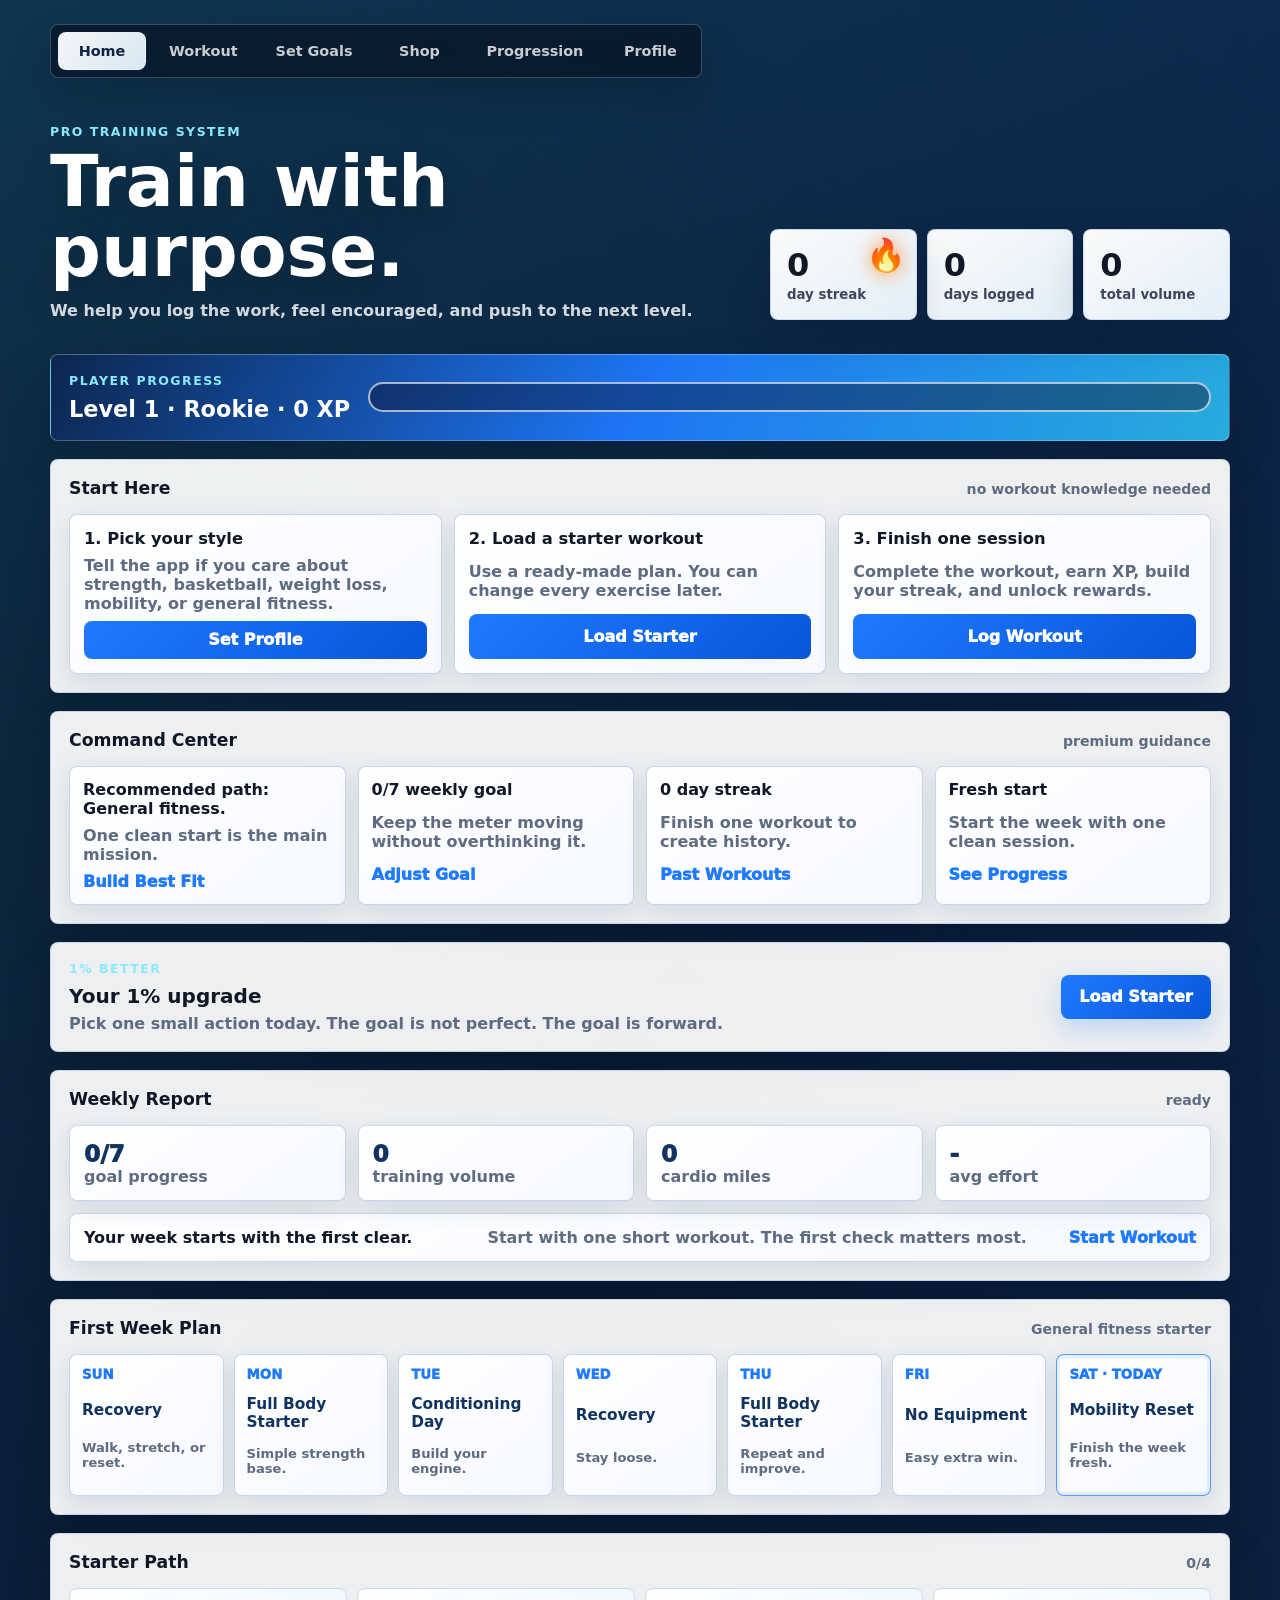
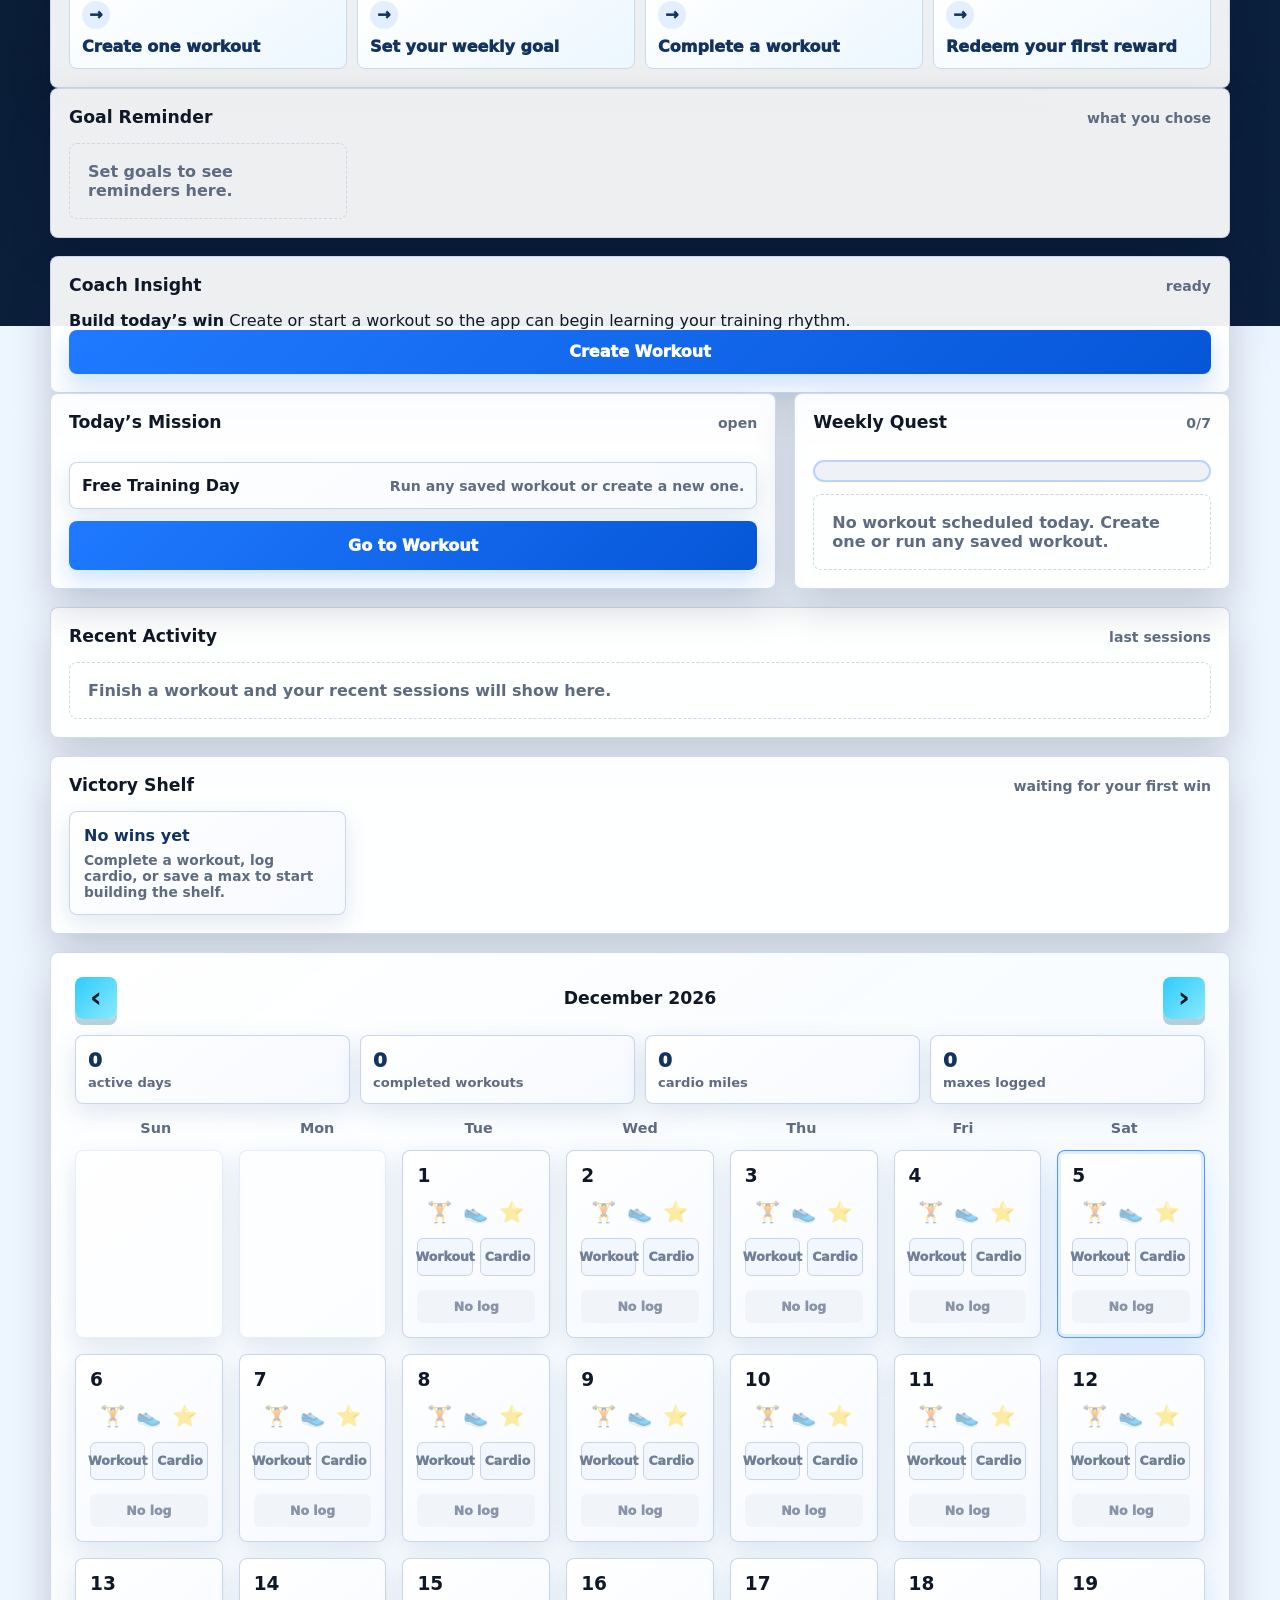
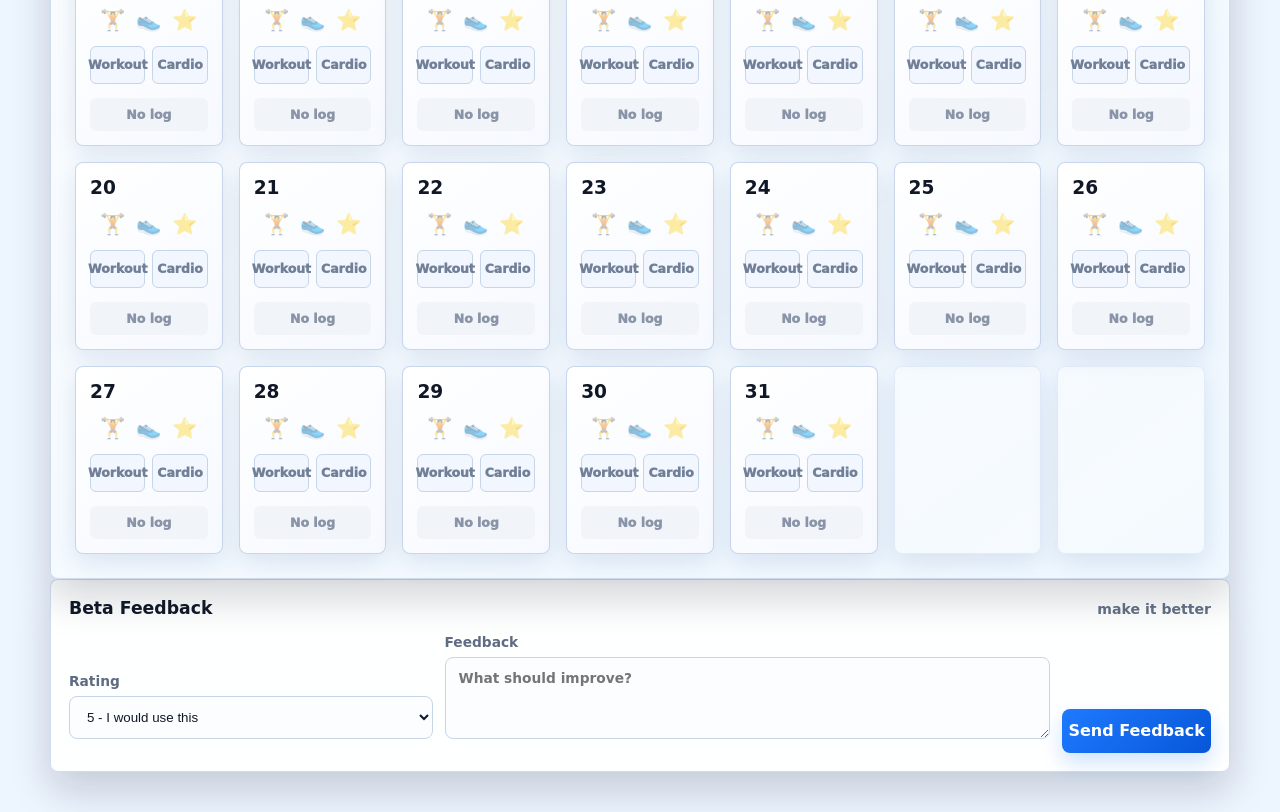
<file: index.html>
<!doctype html>
<html lang="en">
  <head>
    <meta charset="utf-8" />
    <meta name="viewport" content="width=device-width, initial-scale=1" />
    <meta name="theme-color" content="#2f80ff" />
    <meta name="apple-mobile-web-app-capable" content="yes" />
    <meta name="apple-mobile-web-app-title" content="Workout XP" />
    <title>Overload Fitness Tracker</title>
    <meta name="description" content="A premium workout tracker that logs training, encourages consistency, rewards progress, and pushes you to the next level." />
    <meta property="og:title" content="Overload Fitness Tracker" />
    <meta property="og:description" content="A premium workout tracker that logs training, encourages consistency, rewards progress, and pushes you to the next level." />
    <meta property="og:type" content="website" />
    <meta property="og:url" content="https://andrewsworkouttracker.netlify.app/" />
    <meta property="og:image" content="https://andrewsworkouttracker.netlify.app/app-icon.svg" />
    <link rel="manifest" href="manifest.webmanifest" />
    <link rel="icon" href="app-icon.svg" type="image/svg+xml" />
    <link rel="stylesheet" href="styles.css?v=app-polish-46" />
  </head>
  <body>
    <main class="app-shell">
      <nav class="game-nav" aria-label="App pages">
        <a class="nav-link active" href="index.html">Home</a>
        <a class="nav-link" href="workout.html">Workout</a>
        <a class="nav-link" href="goals.html">Set Goals</a>
        <a class="nav-link" href="shop.html">Shop</a>
        <a class="nav-link" href="progression.html">Progression</a>
        <a class="nav-link" href="profile.html">Profile</a>
      </nav>

      <section class="hero">
        <div>
          <p class="eyebrow">Pro training system</p>
          <h1 id="homeHeroTitle">Train with purpose.</h1>
          <p id="homeHeroSubtitle" class="hero-subtitle"></p>
        </div>
        <div class="scoreboard" aria-label="Training summary">
          <div class="streak-card">
            <span class="flame" aria-hidden="true">🔥</span>
            <span id="streakCount">0</span>
            <small>day streak</small>
          </div>
          <div>
            <span id="totalWorkouts">0</span>
            <small>days logged</small>
          </div>
          <div>
            <span id="totalVolume">0</span>
            <small>total volume</small>
          </div>
        </div>
      </section>

      <section class="xp-panel" aria-label="Training XP">
        <div>
          <p class="eyebrow">Player progress</p>
          <h2 id="xpText">Level 1 · 0 XP</h2>
        </div>
        <div class="xp-track" aria-hidden="true">
          <div id="xpFill" class="xp-fill"></div>
        </div>
      </section>

      <section class="panel start-here-panel" aria-label="How to use the app">
        <div class="panel-header simple">
          <h2>Start Here</h2>
          <span>no workout knowledge needed</span>
        </div>
        <div class="start-here-grid">
          <article>
            <strong>1. Pick your style</strong>
            <span>Tell the app if you care about strength, basketball, weight loss, mobility, or general fitness.</span>
            <a href="profile.html">Set Profile</a>
          </article>
          <article>
            <strong>2. Load a starter workout</strong>
            <span>Use a ready-made plan. You can change every exercise later.</span>
            <a href="workout.html#template-fullBody">Load Starter</a>
          </article>
          <article>
            <strong>3. Finish one session</strong>
            <span>Complete the workout, earn XP, build your streak, and unlock rewards.</span>
            <a href="workout.html#log">Log Workout</a>
          </article>
        </div>
      </section>

      <section id="premiumCommandCenter" class="panel premium-command-panel" aria-label="Smart training command center"></section>

      <section id="dailyUpgrade" class="panel daily-upgrade-panel" aria-label="Daily one percent upgrade"></section>

      <section id="weeklyReport" class="panel weekly-report-panel" aria-label="Weekly training report"></section>

      <section id="firstWeekPlan" class="panel first-week-plan-panel" aria-label="Guided first week training plan"></section>

      <section id="starterPath" class="panel starter-path-panel" aria-label="Starter path"></section>

      <section class="panel goal-reminder-panel" aria-label="Saved goals">
        <div class="panel-header simple">
          <h2>Goal Reminder</h2>
          <span>what you chose</span>
        </div>
        <div id="homeGoalReminder" class="goal-reminder-list"></div>
      </section>

      <section class="panel coach-panel" aria-label="Coach insight">
        <div class="panel-header simple">
          <h2>Coach Insight</h2>
          <span id="coachMood">checking data</span>
        </div>
        <div id="coachInsight" class="coach-insight"></div>
      </section>

      <section class="home-dashboard" aria-label="Today dashboard">
        <section class="panel home-mission-card">
          <div class="panel-header simple">
            <h2>Today’s Mission</h2>
            <span id="homeMissionStatus">ready</span>
          </div>
          <div id="todayMissionList" class="home-mission-list"></div>
          <a class="mission-link" href="workout.html#log">Go to Workout</a>
        </section>

        <section class="panel home-mission-card">
          <div class="panel-header simple">
            <h2>Weekly Quest</h2>
            <span id="homeQuestText">0/7</span>
          </div>
          <div class="quest-meter"><i id="homeQuestFill"></i></div>
          <p id="homeNextAction" class="empty-state">Complete today’s workout to keep the streak alive.</p>
        </section>
      </section>

      <section class="panel home-activity-panel">
        <div class="panel-header simple">
          <h2>Recent Activity</h2>
          <span>last sessions</span>
        </div>
        <div id="homeActivityList" class="home-activity-list"></div>
      </section>

      <section id="victoryShelf" class="panel victory-shelf-panel" aria-label="Recent wins and records"></section>

      <section class="log-layout" aria-label="Fitness tracker">
        <section class="panel calendar-panel">
          <div class="panel-header">
            <button class="icon-button" id="prevMonth" type="button" aria-label="Previous month">‹</button>
            <h2 id="monthTitle">Month</h2>
            <button class="icon-button" id="nextMonth" type="button" aria-label="Next month">›</button>
          </div>
          <div id="monthSummary" class="month-summary"></div>
          <div class="calendar-weekdays" aria-hidden="true">
            <span>Sun</span>
            <span>Mon</span>
            <span>Tue</span>
            <span>Wed</span>
            <span>Thu</span>
            <span>Fri</span>
            <span>Sat</span>
          </div>
          <div class="calendar" id="calendar" aria-label="Workout calendar"></div>
        </section>
      </section>

      <section class="panel beta-feedback-panel" aria-label="Beta feedback">
        <div class="panel-header simple">
          <h2>Beta Feedback</h2>
          <span>make it better</span>
        </div>
        <form name="beta-feedback" method="POST" data-netlify="true" class="feedback-form">
          <input type="hidden" name="form-name" value="beta-feedback" />
          <label>
            Rating
            <select name="rating">
              <option value="5">5 - I would use this</option>
              <option value="4">4 - Pretty good</option>
              <option value="3">3 - Needs work</option>
              <option value="2">2 - Confusing</option>
              <option value="1">1 - Not for me</option>
            </select>
          </label>
          <label>
            Feedback
            <textarea name="feedback" rows="3" placeholder="What should improve?"></textarea>
          </label>
          <button type="submit">Send Feedback</button>
        </form>
      </section>
    </main>

    <div class="day-modal" id="dayModal" hidden>
      <div class="day-modal-card" role="dialog" aria-modal="true" aria-labelledby="dayModalTitle">
        <div class="panel-header simple">
          <h2 id="dayModalTitle">Day Details</h2>
          <button class="text-button" id="closeDayModal" type="button">Close</button>
        </div>
        <div id="dayModalBody" class="day-modal-body"></div>
      </div>
    </div>

    <script src="script.js?v=app-polish-46"></script>
    <script src="pwa.js?v=app-polish-46"></script>
  </body>
</html>
</file>
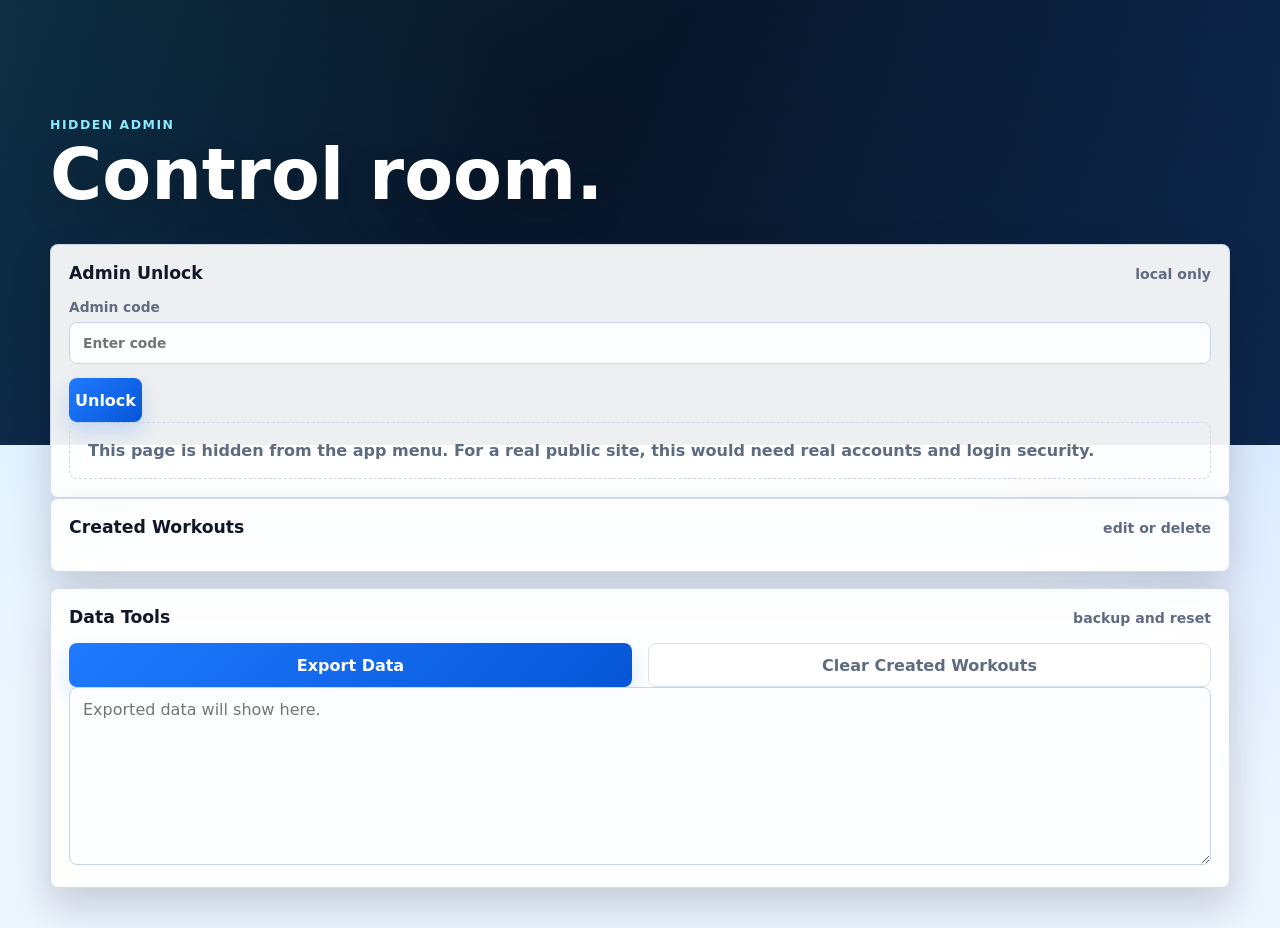
<file: admin.html>
<!doctype html>
<html lang="en">
  <head>
    <meta charset="utf-8" />
    <meta name="viewport" content="width=device-width, initial-scale=1" />
    <meta name="theme-color" content="#2f80ff" />
    <meta name="apple-mobile-web-app-capable" content="yes" />
    <meta name="apple-mobile-web-app-title" content="Workout XP" />
    <title>Admin | Overload Fitness Tracker</title>
    <meta name="description" content="A game-style fitness tracker for workouts, goals, XP rewards, streaks, and progression." />
    <meta property="og:title" content="Admin | Overload Fitness Tracker" />
    <meta property="og:description" content="A game-style fitness tracker for workouts, goals, XP rewards, streaks, and progression." />
    <meta property="og:type" content="website" />
    <meta property="og:url" content="https://andrewsworkouttracker.netlify.app/" />
    <meta property="og:image" content="https://andrewsworkouttracker.netlify.app/app-icon.svg" />
    <link rel="manifest" href="manifest.webmanifest" />
    <link rel="icon" href="app-icon.svg" type="image/svg+xml" />
    <link rel="stylesheet" href="styles.css?v=app-polish-43" />
  </head>
  <body>
    <main class="app-shell">
      <section class="shop-hero">
        <div>
          <p class="eyebrow">Hidden admin</p>
          <h1>Control room.</h1>
        </div>
      </section>

      <section class="panel admin-lock-panel" id="adminLockPanel">
        <div class="panel-header simple">
          <h2>Admin Unlock</h2>
          <span>local only</span>
        </div>
        <label>
          Admin code
          <input id="adminCodeInput" type="password" placeholder="Enter code" />
        </label>
        <button id="unlockAdminButton" type="button">Unlock</button>
        <p class="empty-state">This page is hidden from the app menu. For a real public site, this would need real accounts and login security.</p>
      </section>

      <section class="admin-dashboard" id="adminDashboard" hidden>
        <section class="panel">
          <div class="panel-header simple">
            <h2>Created Workouts</h2>
            <span>edit or delete</span>
          </div>
          <div id="adminWorkoutList" class="admin-workout-list"></div>
        </section>

        <section class="panel">
          <div class="panel-header simple">
            <h2>Data Tools</h2>
            <span>backup and reset</span>
          </div>
          <div class="admin-actions">
            <button id="exportAdminData" type="button">Export Data</button>
            <button id="clearCreatedWorkouts" class="delete-button" type="button">Clear Created Workouts</button>
          </div>
          <textarea id="adminDataBox" rows="8" placeholder="Exported data will show here."></textarea>
        </section>
      </section>
    </main>

    <script src="admin.js"></script>
    <script src="pwa.js?v=app-polish-43"></script>
  </body>
</html>
</file>
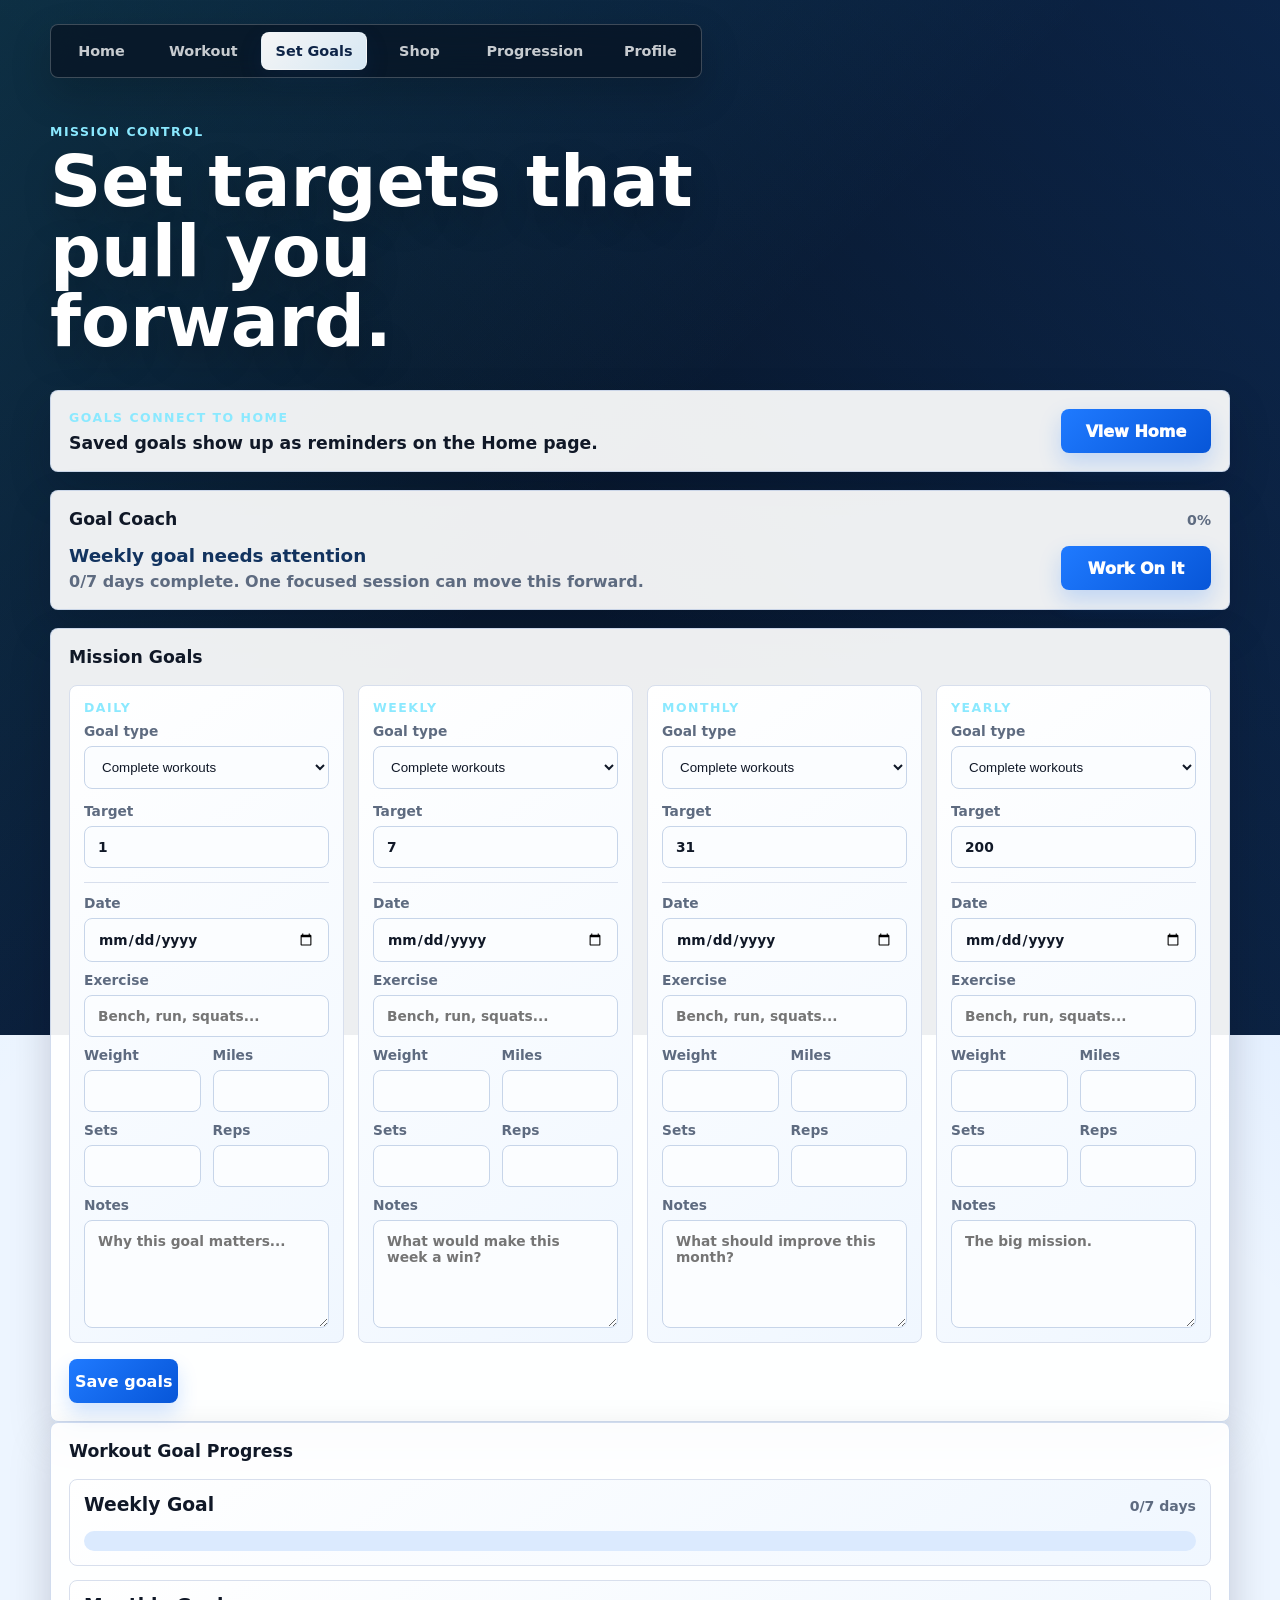
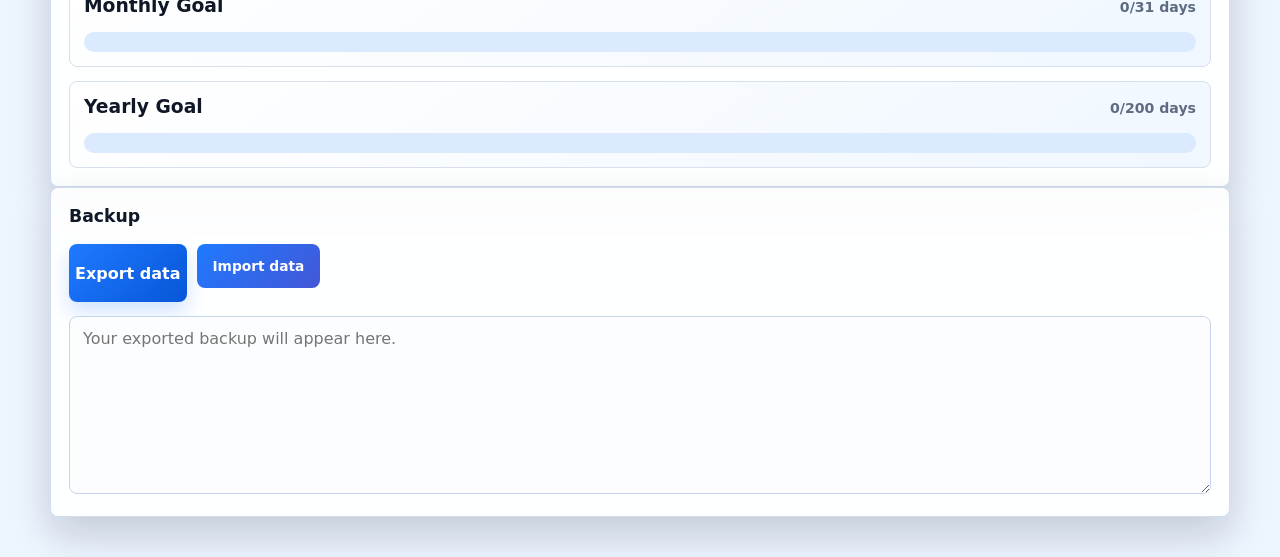
<file: goals.html>
<!doctype html>
<html lang="en">
  <head>
    <meta charset="utf-8" />
    <meta name="viewport" content="width=device-width, initial-scale=1" />
    <meta name="theme-color" content="#2f80ff" />
    <meta name="apple-mobile-web-app-capable" content="yes" />
    <meta name="apple-mobile-web-app-title" content="Workout XP" />
    <title>Set Goals</title>
    <meta name="description" content="A premium workout tracker for setting goals, tracking consistency, earning rewards, and improving performance." />
    <meta property="og:title" content="Set Goals" />
    <meta property="og:description" content="A premium workout tracker for setting goals, tracking consistency, earning rewards, and improving performance." />
    <meta property="og:type" content="website" />
    <meta property="og:url" content="https://andrewsworkouttracker.netlify.app/" />
    <meta property="og:image" content="https://andrewsworkouttracker.netlify.app/app-icon.svg" />
    <link rel="manifest" href="manifest.webmanifest" />
    <link rel="icon" href="app-icon.svg" type="image/svg+xml" />
    <link rel="stylesheet" href="styles.css?v=app-polish-46" />
  </head>
  <body>
    <main class="app-shell">
      <nav class="game-nav" aria-label="App pages">
        <a class="nav-link" href="index.html">Home</a>
        <a class="nav-link" href="workout.html">Workout</a>
        <a class="nav-link active" href="goals.html">Set Goals</a>
        <a class="nav-link" href="shop.html">Shop</a>
        <a class="nav-link" href="progression.html">Progression</a>
        <a class="nav-link" href="profile.html">Profile</a>
      </nav>

      <section class="shop-hero">
        <div>
          <p class="eyebrow">Mission control</p>
          <h1>Set targets that pull you forward.</h1>
        </div>
      </section>

      <section class="panel connected-panel">
        <div>
          <p class="eyebrow">Goals connect to Home</p>
          <h2>Saved goals show up as reminders on the Home page.</h2>
        </div>
        <a class="connected-action" href="index.html">View Home</a>
      </section>

      <section class="panel goal-coach-panel">
        <div class="panel-header simple">
          <h2>Goal Coach</h2>
          <span id="goalCoachStatus">checking</span>
        </div>
        <div id="goalCoach" class="goal-coach"></div>
      </section>

      <section class="panel goals-panel">
        <h2>Mission Goals</h2>
        <form id="goalsForm" class="goals-form">
          <section class="goal-grid">
            <article class="goal-card">
              <p class="eyebrow">Daily</p>
              <label>
                Goal type
                <select id="dailyGoalType">
                  <option value="workouts">Complete workouts</option>
                  <option value="cardio">Cardio miles</option>
                  <option value="max">Hit a max</option>
                  <option value="streak">Protect streak</option>
                </select>
              </label>
              <label>
                Target
                <input id="dailyGoalTarget" type="number" min="0" step="0.1" value="1" />
              </label>
              <div class="goal-details" data-period="daily">
                <label>Date <input id="dailyGoalDate" type="date" /></label>
                <label>Exercise <input id="dailyGoalExercise" type="text" placeholder="Bench, run, squats..." /></label>
                <div class="input-row">
                  <label>Weight <input id="dailyGoalWeight" type="number" min="0" step="0.5" /></label>
                  <label>Miles <input id="dailyGoalMiles" type="number" min="0" step="0.01" /></label>
                </div>
                <div class="input-row">
                  <label>Sets <input id="dailyGoalSets" type="number" min="0" step="1" /></label>
                  <label>Reps <input id="dailyGoalReps" type="number" min="0" step="1" /></label>
                </div>
                <label>Notes <textarea id="dailyGoalNotes" rows="3" placeholder="Why this goal matters..."></textarea></label>
              </div>
            </article>

            <article class="goal-card">
              <p class="eyebrow">Weekly</p>
              <label>
                Goal type
                <select id="weeklyGoalType">
                  <option value="workouts">Complete workouts</option>
                  <option value="cardio">Cardio miles</option>
                  <option value="max">Hit maxes</option>
                  <option value="volume">Training volume</option>
                </select>
              </label>
              <label>
                Target
                <input id="weeklyGoalTarget" type="number" min="1" step="0.1" value="7" />
              </label>
              <div class="goal-details" data-period="weekly">
                <label>Date <input id="weeklyGoalDate" type="date" /></label>
                <label>Exercise <input id="weeklyGoalExercise" type="text" placeholder="Bench, run, squats..." /></label>
                <div class="input-row">
                  <label>Weight <input id="weeklyGoalWeight" type="number" min="0" step="0.5" /></label>
                  <label>Miles <input id="weeklyGoalMiles" type="number" min="0" step="0.01" /></label>
                </div>
                <div class="input-row">
                  <label>Sets <input id="weeklyGoalSets" type="number" min="0" step="1" /></label>
                  <label>Reps <input id="weeklyGoalReps" type="number" min="0" step="1" /></label>
                </div>
                <label>Notes <textarea id="weeklyGoalNotes" rows="3" placeholder="What would make this week a win?"></textarea></label>
              </div>
            </article>

            <article class="goal-card">
              <p class="eyebrow">Monthly</p>
              <label>
                Goal type
                <select id="monthlyGoalType">
                  <option value="workouts">Complete workouts</option>
                  <option value="cardio">Cardio miles</option>
                  <option value="max">Hit maxes</option>
                  <option value="volume">Training volume</option>
                </select>
              </label>
              <label>
                Target
                <input id="monthlyGoalTarget" type="number" min="1" step="0.1" value="31" />
              </label>
              <div class="goal-details" data-period="monthly">
                <label>Date <input id="monthlyGoalDate" type="date" /></label>
                <label>Exercise <input id="monthlyGoalExercise" type="text" placeholder="Bench, run, squats..." /></label>
                <div class="input-row">
                  <label>Weight <input id="monthlyGoalWeight" type="number" min="0" step="0.5" /></label>
                  <label>Miles <input id="monthlyGoalMiles" type="number" min="0" step="0.01" /></label>
                </div>
                <div class="input-row">
                  <label>Sets <input id="monthlyGoalSets" type="number" min="0" step="1" /></label>
                  <label>Reps <input id="monthlyGoalReps" type="number" min="0" step="1" /></label>
                </div>
                <label>Notes <textarea id="monthlyGoalNotes" rows="3" placeholder="What should improve this month?"></textarea></label>
              </div>
            </article>

            <article class="goal-card">
              <p class="eyebrow">Yearly</p>
              <label>
                Goal type
                <select id="yearlyGoalType">
                  <option value="workouts">Complete workouts</option>
                  <option value="cardio">Cardio miles</option>
                  <option value="max">Hit maxes</option>
                  <option value="volume">Training volume</option>
                </select>
              </label>
              <label>
                Target
                <input id="yearlyGoalTarget" type="number" min="0" step="0.1" value="200" />
              </label>
              <div class="goal-details" data-period="yearly">
                <label>Date <input id="yearlyGoalDate" type="date" /></label>
                <label>Exercise <input id="yearlyGoalExercise" type="text" placeholder="Bench, run, squats..." /></label>
                <div class="input-row">
                  <label>Weight <input id="yearlyGoalWeight" type="number" min="0" step="0.5" /></label>
                  <label>Miles <input id="yearlyGoalMiles" type="number" min="0" step="0.01" /></label>
                </div>
                <div class="input-row">
                  <label>Sets <input id="yearlyGoalSets" type="number" min="0" step="1" /></label>
                  <label>Reps <input id="yearlyGoalReps" type="number" min="0" step="1" /></label>
                </div>
                <label>Notes <textarea id="yearlyGoalNotes" rows="3" placeholder="The big mission."></textarea></label>
              </div>
            </article>
          </section>
          <button type="submit">Save goals</button>
        </form>
        <p id="goalsSaved" class="empty-state" hidden>Goals saved.</p>
      </section>

      <section class="panel goals-panel">
        <h2>Workout Goal Progress</h2>
        <div class="goal-meter-list">
          <article class="goal-meter-card">
            <div class="panel-header simple">
              <h3>Weekly Goal</h3>
              <span id="weeklyMeterText">0/7</span>
            </div>
            <div class="goal-meter-track">
              <div id="weeklyMeterFill" class="goal-meter-fill"></div>
            </div>
          </article>

          <article class="goal-meter-card">
            <div class="panel-header simple">
              <h3>Monthly Goal</h3>
              <span id="monthlyMeterText">0/31</span>
            </div>
            <div class="goal-meter-track">
              <div id="monthlyMeterFill" class="goal-meter-fill"></div>
            </div>
          </article>

          <article class="goal-meter-card">
            <div class="panel-header simple">
              <h3>Yearly Goal</h3>
              <span id="yearlyMeterText">0/200</span>
            </div>
            <div class="goal-meter-track">
              <div id="yearlyMeterFill" class="goal-meter-fill"></div>
            </div>
          </article>
        </div>
      </section>

      <section class="panel goals-panel">
        <h2>Backup</h2>
        <div class="backup-actions">
          <button id="exportData" type="button">Export data</button>
          <label class="import-label">
            Import data
            <input id="importData" type="file" accept="application/json" />
          </label>
        </div>
        <textarea id="backupBox" rows="8" readonly placeholder="Your exported backup will appear here."></textarea>
      </section>
    </main>
    <script src="goals.js?v=app-polish-46"></script>
    <script src="pwa.js?v=app-polish-46"></script>
  </body>
</html>
</file>
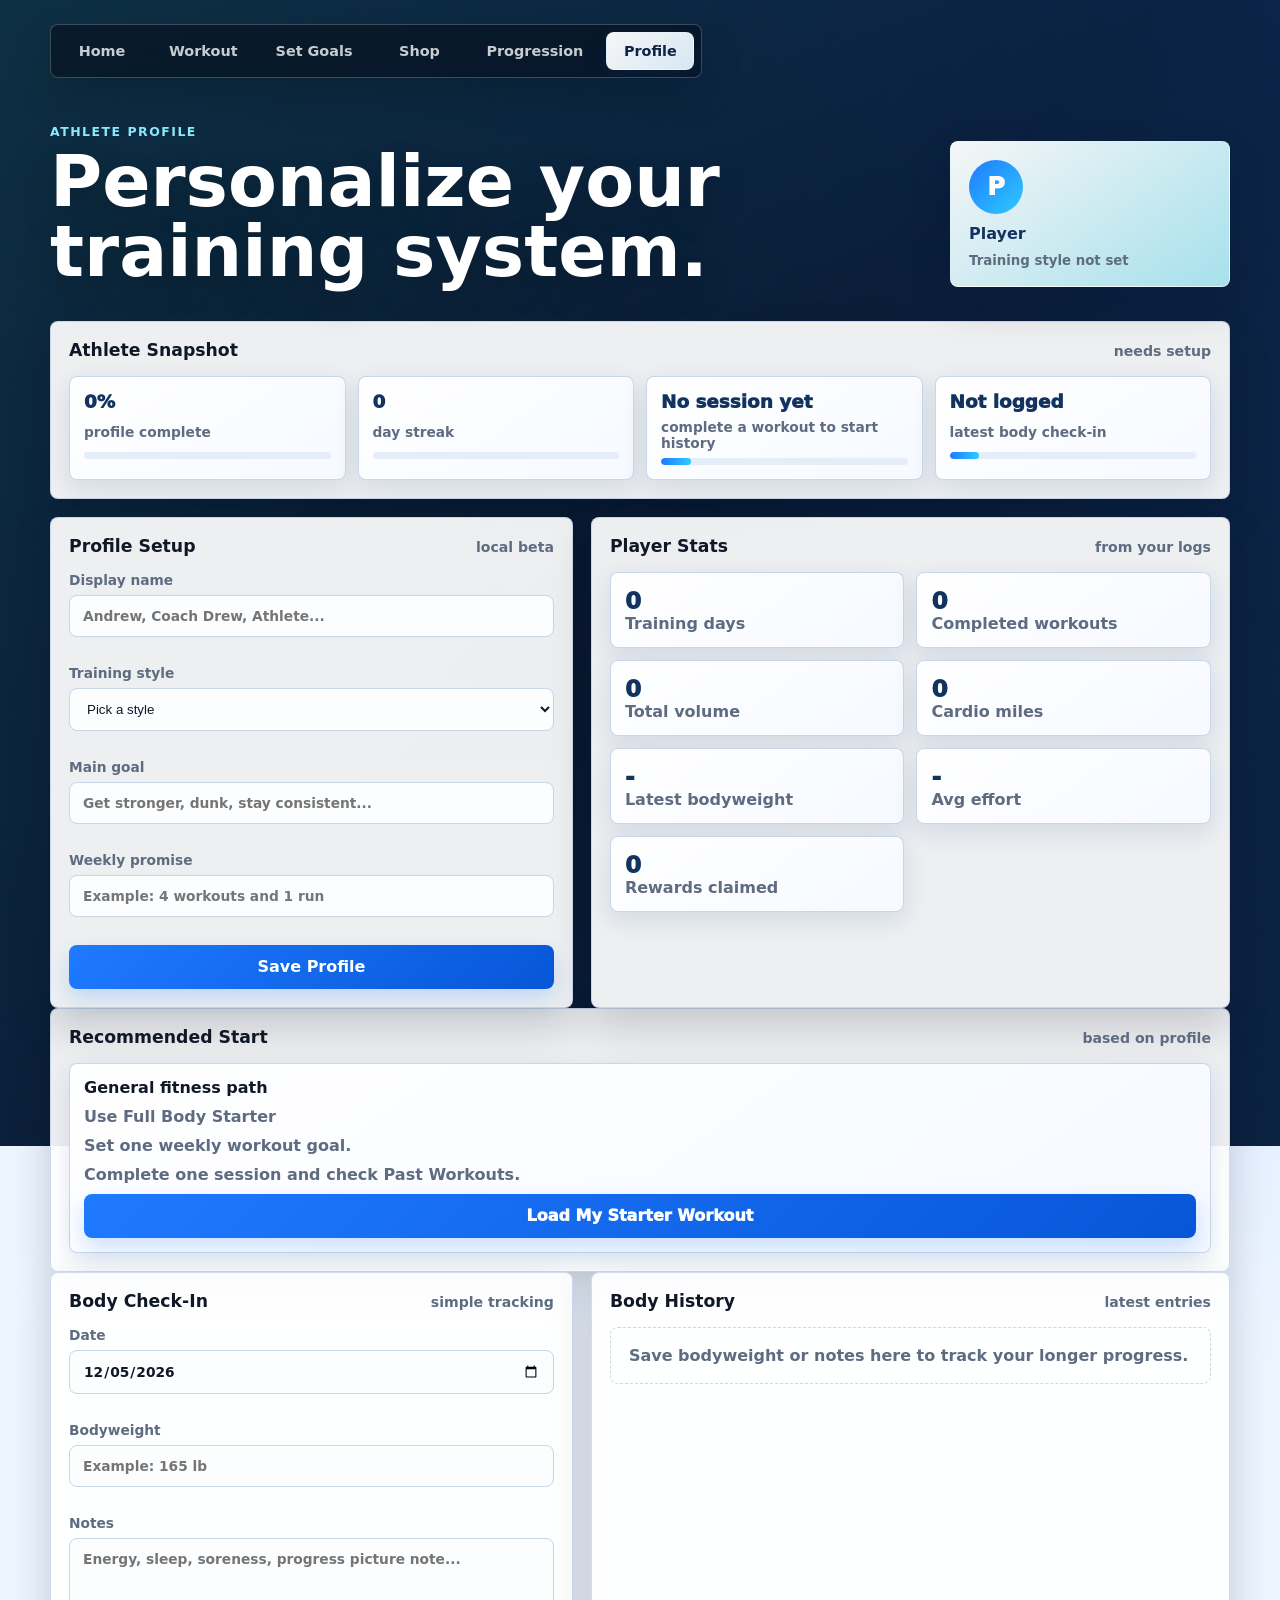
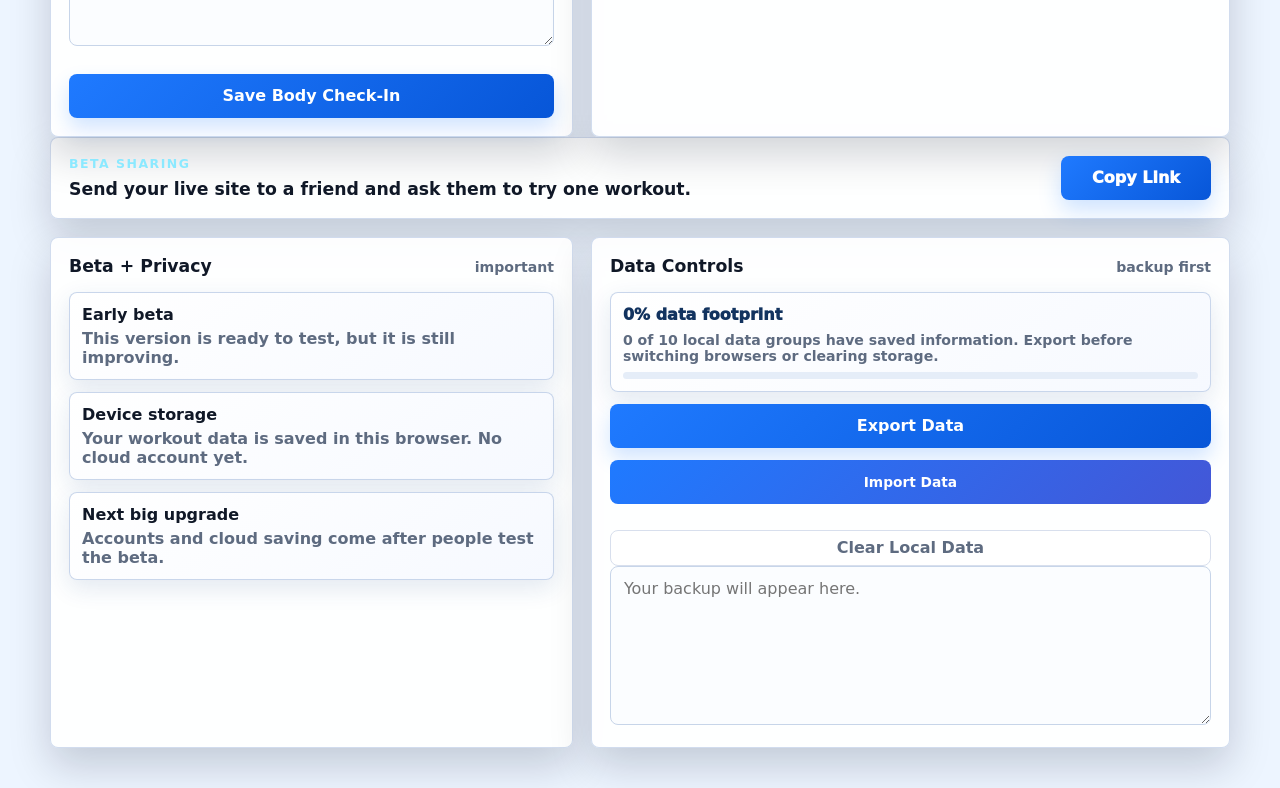
<file: profile.html>
<!doctype html>
<html lang="en">
  <head>
    <meta charset="utf-8" />
    <meta name="viewport" content="width=device-width, initial-scale=1" />
    <meta name="theme-color" content="#2f80ff" />
    <meta name="apple-mobile-web-app-capable" content="yes" />
    <meta name="apple-mobile-web-app-title" content="Workout XP" />
    <title>Profile | Overload Fitness Tracker</title>
    <meta name="description" content="A premium workout tracker that personalizes training, progress, rewards, and body check-ins." />
    <meta property="og:title" content="Profile | Overload Fitness Tracker" />
    <meta property="og:description" content="A premium workout tracker that personalizes training, progress, rewards, and body check-ins." />
    <meta property="og:type" content="website" />
    <meta property="og:url" content="https://andrewsworkouttracker.netlify.app/" />
    <meta property="og:image" content="https://andrewsworkouttracker.netlify.app/app-icon.svg" />
    <link rel="manifest" href="manifest.webmanifest" />
    <link rel="icon" href="app-icon.svg" type="image/svg+xml" />
    <link rel="stylesheet" href="styles.css?v=app-polish-46" />
  </head>
  <body>
    <main class="app-shell">
      <nav class="game-nav" aria-label="App pages">
        <a class="nav-link" href="index.html">Home</a>
        <a class="nav-link" href="workout.html">Workout</a>
        <a class="nav-link" href="goals.html">Set Goals</a>
        <a class="nav-link" href="shop.html">Shop</a>
        <a class="nav-link" href="progression.html">Progression</a>
        <a class="nav-link active" href="profile.html">Profile</a>
      </nav>

      <section class="shop-hero">
        <div>
          <p class="eyebrow">Athlete profile</p>
          <h1>Personalize your training system.</h1>
        </div>
        <div class="profile-badge" aria-label="Player card">
          <span id="profileInitial">P</span>
          <strong id="profileNamePreview">Player</strong>
          <small id="profileStylePreview">Training style not set</small>
        </div>
      </section>

      <section class="panel athlete-snapshot-panel">
        <div class="panel-header simple">
          <h2>Athlete Snapshot</h2>
          <span id="athleteSnapshotStatus">building profile</span>
        </div>
        <div id="athleteSnapshot" class="athlete-snapshot"></div>
      </section>

      <section class="profile-layout">
        <section class="panel">
          <div class="panel-header simple">
            <h2>Profile Setup</h2>
            <span>local beta</span>
          </div>
          <form id="profileForm" class="profile-form">
            <label>
              Display name
              <input id="displayNameInput" type="text" placeholder="Andrew, Coach Drew, Athlete..." />
            </label>
            <label>
              Training style
              <select id="trainingStyleInput">
                <option value="">Pick a style</option>
                <option value="Strength">Strength</option>
                <option value="Basketball">Basketball</option>
                <option value="Bodybuilding">Bodybuilding</option>
                <option value="Conditioning">Conditioning</option>
                <option value="Weight loss">Weight loss</option>
                <option value="Mobility">Mobility</option>
                <option value="No equipment">No equipment</option>
                <option value="General fitness">General fitness</option>
              </select>
            </label>
            <label>
              Main goal
              <input id="mainGoalInput" type="text" placeholder="Get stronger, dunk, stay consistent..." />
            </label>
            <label>
              Weekly promise
              <input id="weeklyPromiseInput" type="text" placeholder="Example: 4 workouts and 1 run" />
            </label>
            <button type="submit">Save Profile</button>
          </form>
          <p id="profileSaved" class="empty-state" hidden>Profile saved.</p>
        </section>

        <section class="panel">
          <div class="panel-header simple">
            <h2>Player Stats</h2>
            <span>from your logs</span>
          </div>
          <div id="profileStats" class="profile-stat-grid"></div>
        </section>
      </section>

      <section class="panel">
        <div class="panel-header simple">
          <h2>Recommended Start</h2>
          <span>based on profile</span>
        </div>
        <div id="profileRecommendation" class="profile-recommendation"></div>
      </section>

      <section class="profile-layout">
        <section class="panel">
          <div class="panel-header simple">
            <h2>Body Check-In</h2>
            <span>simple tracking</span>
          </div>
          <form id="bodyMetricForm" class="profile-form">
            <label>
              Date
              <input id="bodyMetricDate" type="date" />
            </label>
            <label>
              Bodyweight
              <input id="bodyMetricWeight" type="text" placeholder="Example: 165 lb" />
            </label>
            <label>
              Notes
              <textarea id="bodyMetricNotes" rows="3" placeholder="Energy, sleep, soreness, progress picture note..."></textarea>
            </label>
            <button type="submit">Save Body Check-In</button>
          </form>
        </section>

        <section class="panel">
          <div class="panel-header simple">
            <h2>Body History</h2>
            <span>latest entries</span>
          </div>
          <div id="bodyMetricList" class="body-metric-list"></div>
        </section>
      </section>

      <section class="panel connected-panel">
        <div>
          <p class="eyebrow">Beta sharing</p>
          <h2>Send your live site to a friend and ask them to try one workout.</h2>
        </div>
        <button id="copySiteLink" class="connected-action" type="button">Copy Link</button>
      </section>

      <section class="profile-layout">
        <section class="panel">
          <div class="panel-header simple">
            <h2>Beta + Privacy</h2>
            <span>important</span>
          </div>
          <div class="trust-list">
            <article>
              <strong>Early beta</strong>
              <span>This version is ready to test, but it is still improving.</span>
            </article>
            <article>
              <strong>Device storage</strong>
              <span>Your workout data is saved in this browser. No cloud account yet.</span>
            </article>
            <article>
              <strong>Next big upgrade</strong>
              <span>Accounts and cloud saving come after people test the beta.</span>
            </article>
          </div>
        </section>

        <section class="panel">
          <div class="panel-header simple">
            <h2>Data Controls</h2>
            <span>backup first</span>
          </div>
          <div id="dataSafety" class="data-safety"></div>
          <div class="data-actions">
            <button id="exportAllData" type="button">Export Data</button>
            <label class="import-label">
              Import Data
              <input id="importAllData" type="file" accept="application/json" />
            </label>
            <button id="clearLocalData" class="delete-button" type="button">Clear Local Data</button>
          </div>
          <textarea id="profileBackupBox" rows="7" readonly placeholder="Your backup will appear here."></textarea>
        </section>
      </section>
    </main>

    <script src="profile.js?v=app-polish-46"></script>
    <script src="pwa.js?v=app-polish-46"></script>
  </body>
</html>
</file>
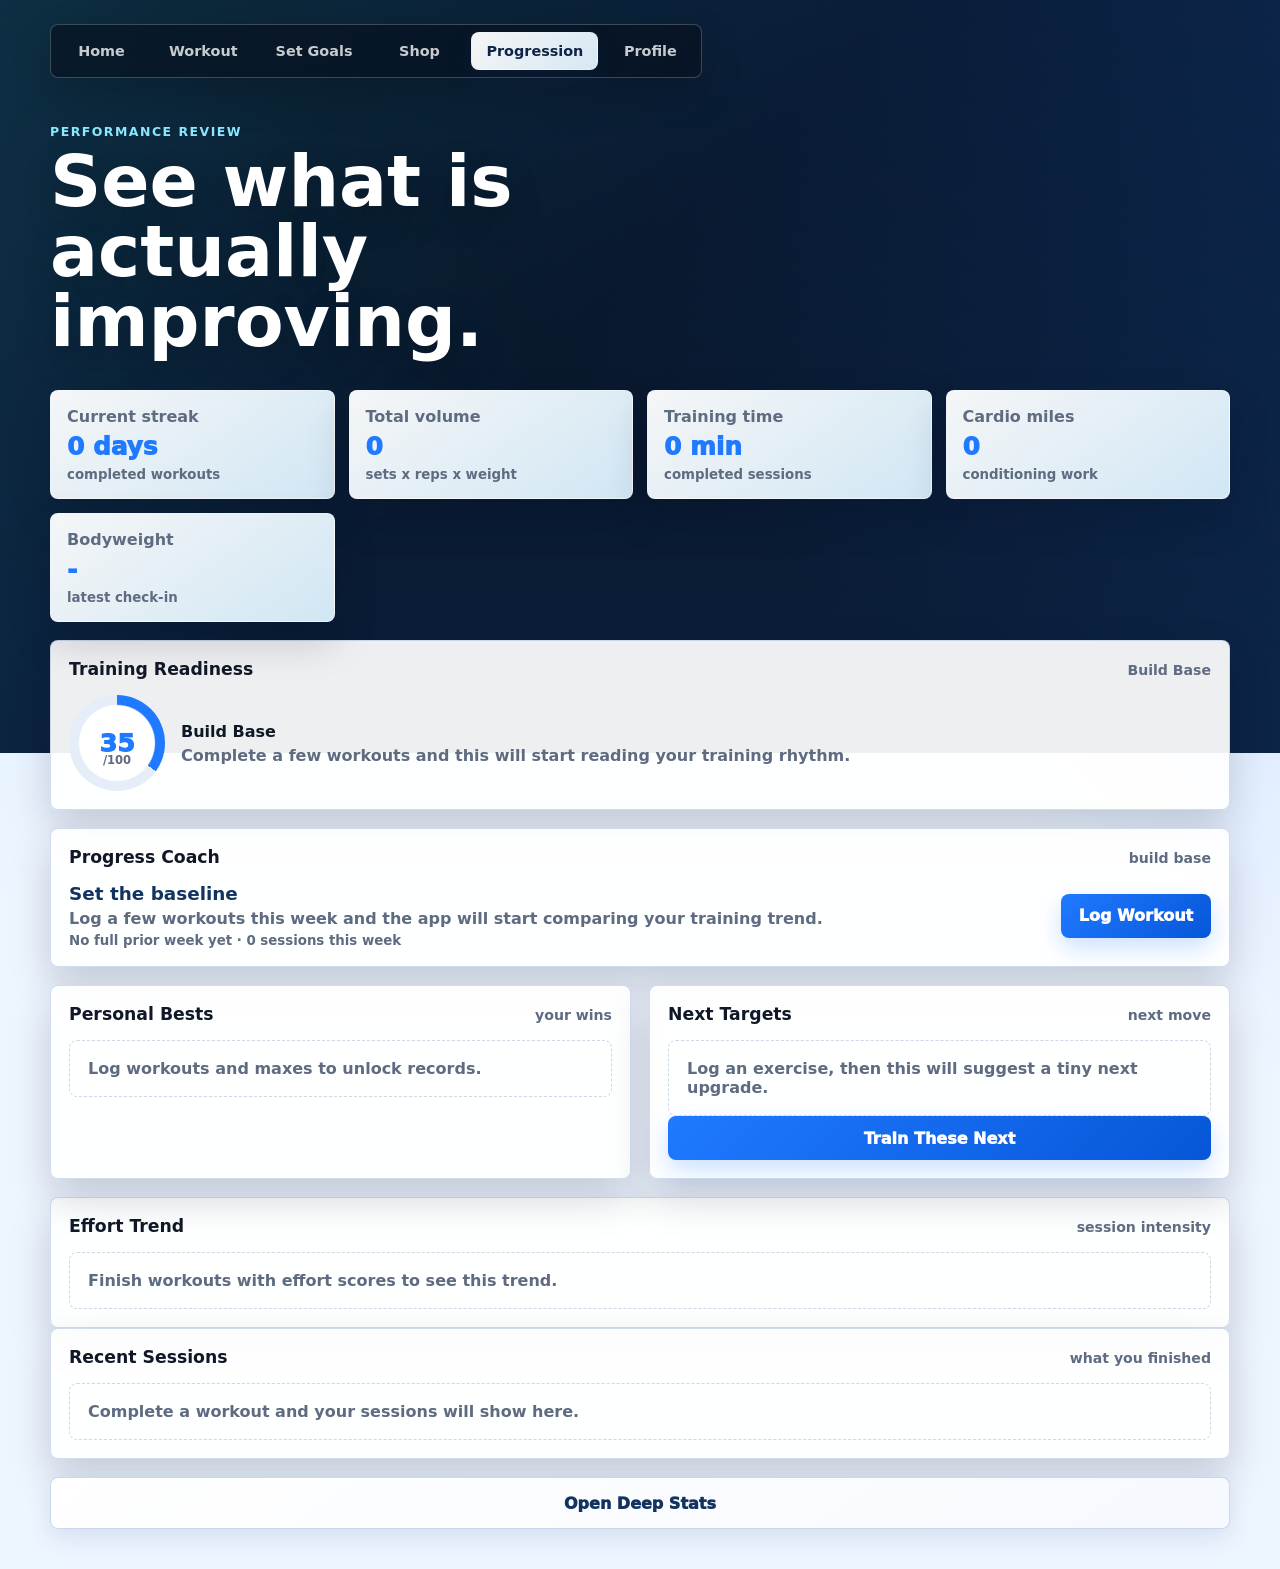
<file: progression.html>
<!doctype html>
<html lang="en">
  <head>
    <meta charset="utf-8" />
    <meta name="viewport" content="width=device-width, initial-scale=1" />
    <meta name="theme-color" content="#2f80ff" />
    <meta name="apple-mobile-web-app-capable" content="yes" />
    <meta name="apple-mobile-web-app-title" content="Workout XP" />
    <title>Progression Tracker</title>
    <meta name="description" content="A premium workout tracker for strength progress, training history, goals, and performance insights." />
    <meta property="og:title" content="Progression Tracker" />
    <meta property="og:description" content="A premium workout tracker for strength progress, training history, goals, and performance insights." />
    <meta property="og:type" content="website" />
    <meta property="og:url" content="https://andrewsworkouttracker.netlify.app/" />
    <meta property="og:image" content="https://andrewsworkouttracker.netlify.app/app-icon.svg" />
    <link rel="manifest" href="manifest.webmanifest" />
    <link rel="icon" href="app-icon.svg" type="image/svg+xml" />
    <link rel="stylesheet" href="styles.css?v=app-polish-46" />
  </head>
  <body>
    <main class="app-shell">
      <nav class="game-nav" aria-label="App pages">
        <a class="nav-link" href="index.html">Home</a>
        <a class="nav-link" href="workout.html">Workout</a>
        <a class="nav-link" href="goals.html">Set Goals</a>
        <a class="nav-link" href="shop.html">Shop</a>
        <a class="nav-link active" href="progression.html">Progression</a>
        <a class="nav-link" href="profile.html">Profile</a>
      </nav>

      <section class="shop-hero">
        <div>
          <p class="eyebrow">Performance review</p>
          <h1>See what is actually improving.</h1>
        </div>
      </section>

      <section class="progress-summary" id="progressSummary" aria-label="Progress summary"></section>

      <section class="panel training-readiness-panel">
        <div class="panel-header simple">
          <h2>Training Readiness</h2>
          <span id="readinessLabel">checking</span>
        </div>
        <div id="trainingReadiness" class="training-readiness"></div>
      </section>

      <section class="panel progress-coach-panel">
        <div class="panel-header simple">
          <h2>Progress Coach</h2>
          <span id="progressCoachStatus">reading trend</span>
        </div>
        <div id="progressCoach" class="progress-coach"></div>
      </section>

      <section class="progress-insights">
        <section class="panel">
          <div class="panel-header simple">
            <h2>Personal Bests</h2>
            <span>your wins</span>
          </div>
          <div id="personalBestList" class="progress-card-list"></div>
        </section>

        <section class="panel">
          <div class="panel-header simple">
            <h2>Next Targets</h2>
            <span>next move</span>
          </div>
          <div id="nextTargetList" class="progress-card-list"></div>
          <a class="connected-action" href="workout.html#log">Train These Next</a>
        </section>
      </section>

      <section class="panel">
        <div class="panel-header simple">
          <h2>Effort Trend</h2>
          <span>session intensity</span>
        </div>
        <canvas id="effortChart" width="900" height="260" aria-label="Effort trend graph"></canvas>
        <p id="effortEmpty" class="empty-state">Finish workouts with effort scores to see this trend.</p>
      </section>

      <section class="panel">
        <div class="panel-header simple">
          <h2>Recent Sessions</h2>
          <span>what you finished</span>
        </div>
        <div id="recentSessionList" class="progress-card-list"></div>
      </section>

      <details class="progress-details">
        <summary>Open Deep Stats</summary>
        <section class="progress-insights">
          <section class="panel graph-panel">
            <div class="panel-header simple">
              <h2>Consistency Map</h2>
              <span>completed days</span>
            </div>
            <div id="consistencyMap" class="consistency-map"></div>
          </section>

          <section class="panel graph-panel">
            <div class="panel-header simple">
              <h2>Muscle Balance</h2>
              <span>weekly volume</span>
            </div>
            <div id="muscleBalance" class="muscle-balance"></div>
          </section>
        </section>

        <section class="progress-grid">
          <section class="panel graph-panel">
            <div class="panel-header simple">
              <h2>Reps Progress</h2>
              <select id="repsExerciseSelect" aria-label="Choose exercise for reps graph"></select>
            </div>
            <canvas id="repsChart" width="900" height="360" aria-label="Reps progress graph"></canvas>
            <p id="repsEmpty" class="empty-state">Log workouts first, then this graph will show reps over time.</p>
          </section>

          <section class="panel graph-panel">
            <div class="panel-header simple">
              <h2>Max Progress</h2>
              <select id="maxMovementSelect" aria-label="Choose movement for max graph"></select>
            </div>
            <canvas id="maxChart" width="900" height="360" aria-label="Max progress graph"></canvas>
            <p id="maxEmpty" class="empty-state">Log maxes first, then this graph will show maxes over time.</p>
          </section>

          <section class="panel graph-panel">
            <div class="panel-header simple">
              <h2>Cardio Miles</h2>
              <span>all cardio logs</span>
            </div>
            <canvas id="cardioChart" width="900" height="360" aria-label="Cardio miles graph"></canvas>
            <p id="cardioEmpty" class="empty-state">Log cardio first, then this graph will show miles over time.</p>
          </section>

          <section class="panel graph-panel">
            <div class="panel-header simple">
              <h2>Weekly Volume</h2>
              <span>exercise work</span>
            </div>
            <canvas id="volumeChart" width="900" height="360" aria-label="Weekly volume graph"></canvas>
            <p id="volumeEmpty" class="empty-state">Log workouts first, then this graph will show weekly volume.</p>
          </section>

          <section class="panel graph-panel">
            <div class="panel-header simple">
              <h2>Bodyweight</h2>
              <span>profile check-ins</span>
            </div>
            <canvas id="bodyChart" width="900" height="360" aria-label="Bodyweight graph"></canvas>
            <p id="bodyEmpty" class="empty-state">Save body check-ins on Profile to see this trend.</p>
          </section>
        </section>
      </details>
    </main>

    <script src="progression.js?v=app-polish-46"></script>
    <script src="pwa.js?v=app-polish-46"></script>
  </body>
</html>
</file>
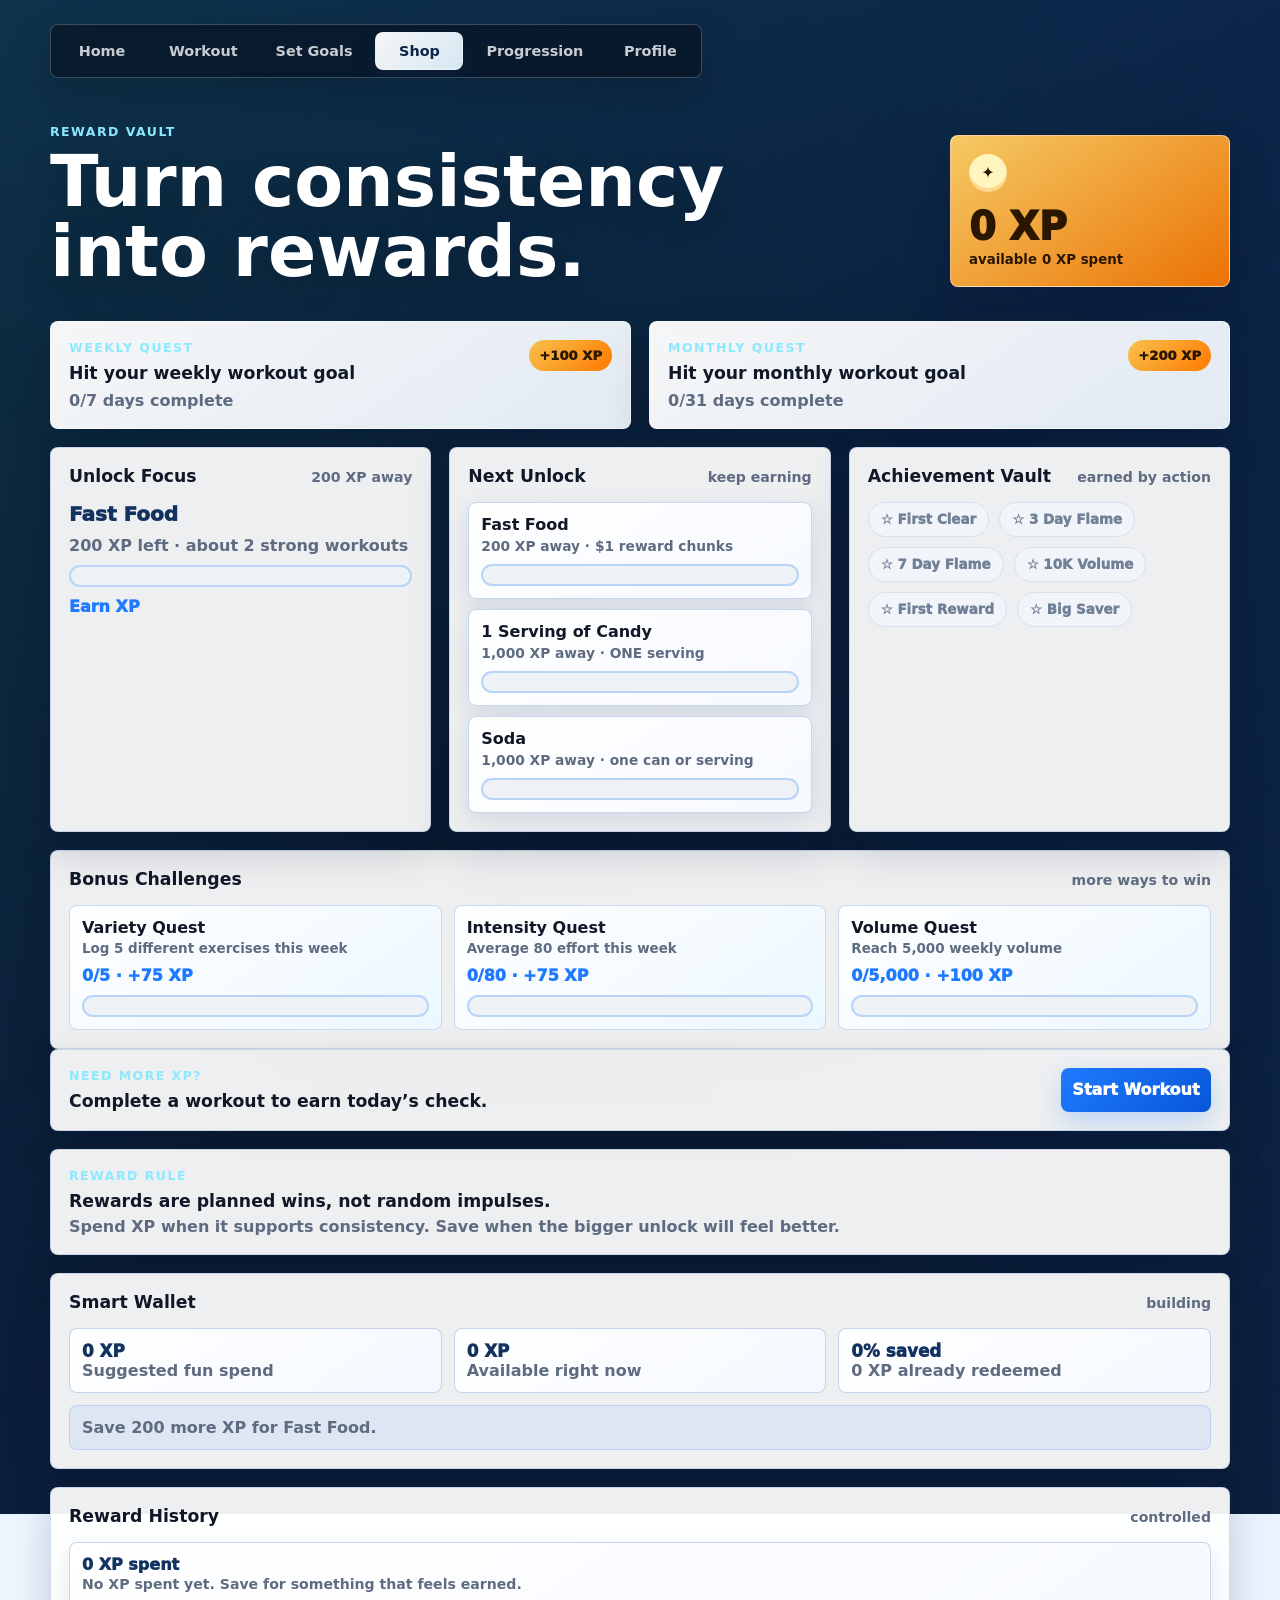
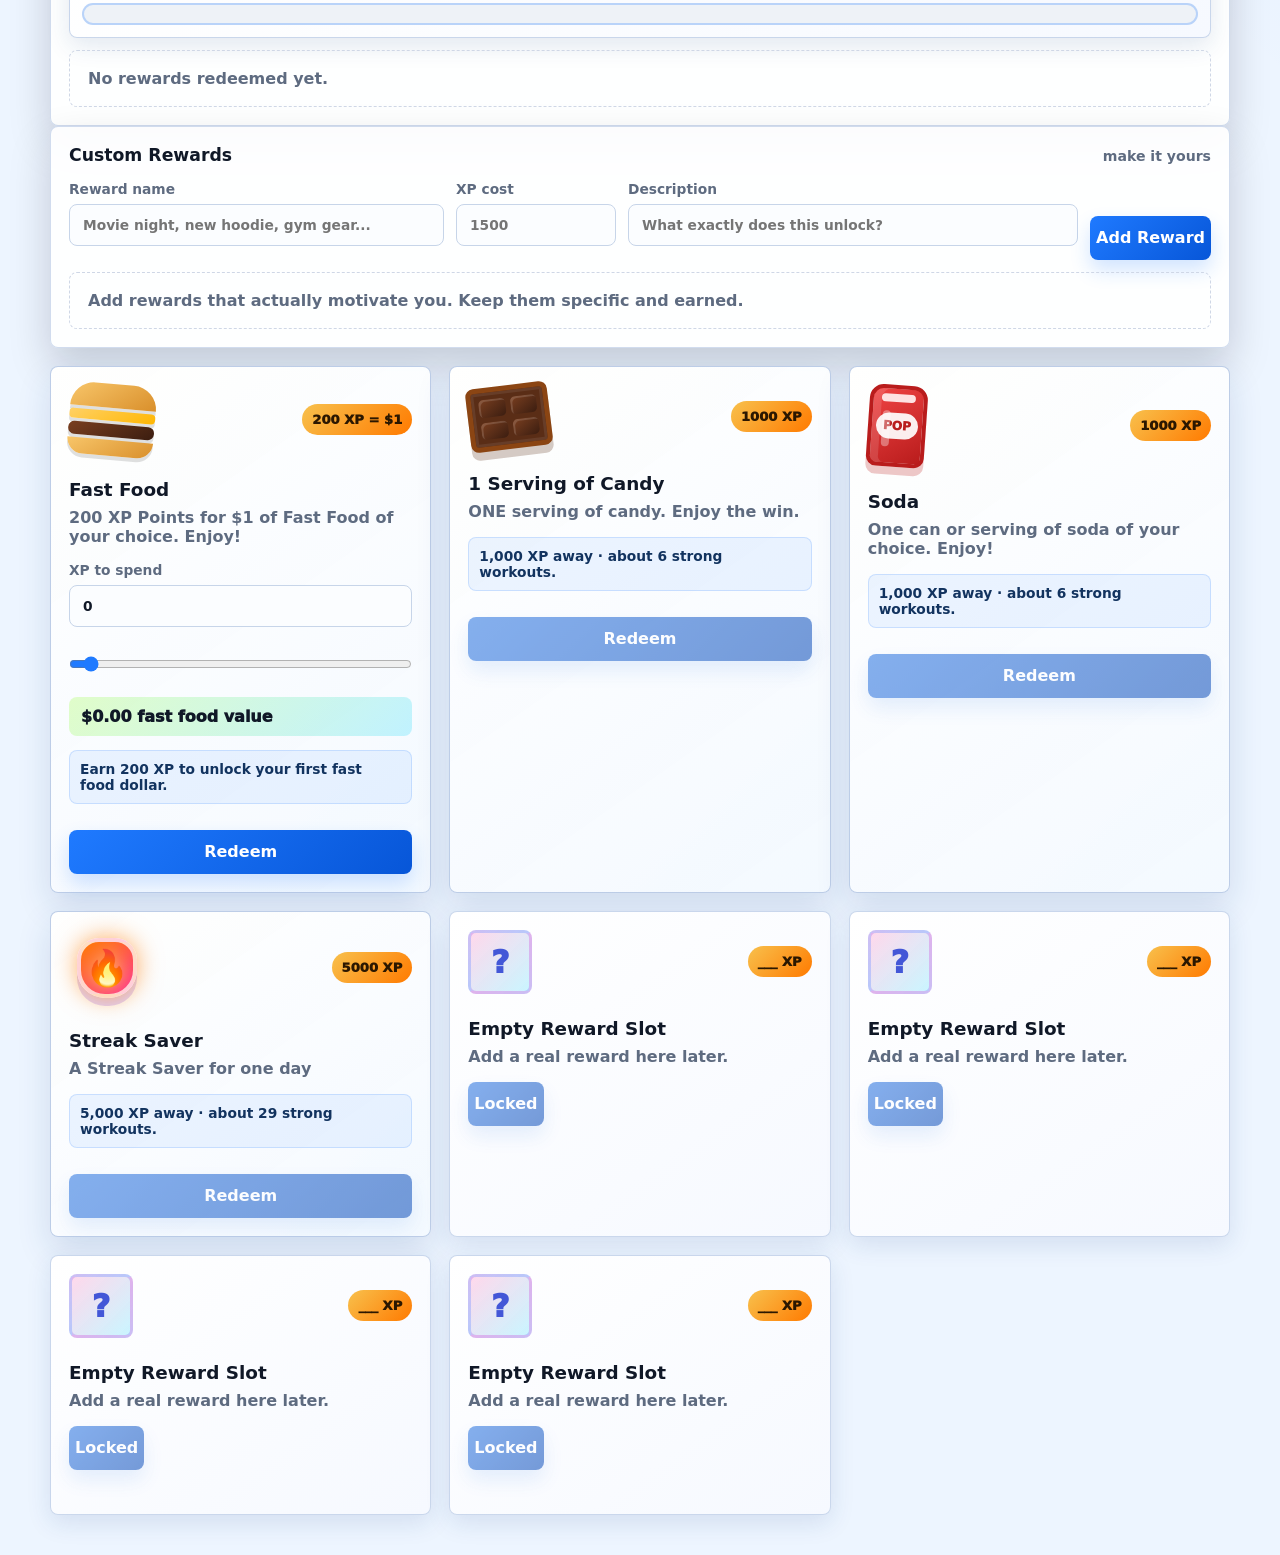
<file: shop.html>
<!doctype html>
<html lang="en">
  <head>
    <meta charset="utf-8" />
    <meta name="viewport" content="width=device-width, initial-scale=1" />
    <meta name="theme-color" content="#2f80ff" />
    <meta name="apple-mobile-web-app-capable" content="yes" />
    <meta name="apple-mobile-web-app-title" content="Workout XP" />
    <title>Reward Shop</title>
    <meta name="description" content="A premium workout tracker with earned rewards, goals, XP, streaks, and performance progress." />
    <meta property="og:title" content="Reward Shop" />
    <meta property="og:description" content="A premium workout tracker with earned rewards, goals, XP, streaks, and performance progress." />
    <meta property="og:type" content="website" />
    <meta property="og:url" content="https://andrewsworkouttracker.netlify.app/" />
    <meta property="og:image" content="https://andrewsworkouttracker.netlify.app/app-icon.svg" />
    <link rel="manifest" href="manifest.webmanifest" />
    <link rel="icon" href="app-icon.svg" type="image/svg+xml" />
    <link rel="stylesheet" href="styles.css?v=app-polish-46" />
  </head>
  <body>
    <main class="app-shell">
      <nav class="game-nav" aria-label="App pages">
        <a class="nav-link" href="index.html">Home</a>
        <a class="nav-link" href="workout.html">Workout</a>
        <a class="nav-link" href="goals.html">Set Goals</a>
        <a class="nav-link active" href="shop.html">Shop</a>
        <a class="nav-link" href="progression.html">Progression</a>
        <a class="nav-link" href="profile.html">Profile</a>
      </nav>

      <section class="shop-hero">
        <div>
          <p class="eyebrow">Reward vault</p>
          <h1>Turn consistency into rewards.</h1>
        </div>
        <div class="coin-bank" aria-label="XP wallet">
          <span class="coin" aria-hidden="true">✦</span>
          <span id="shopXp">0 XP</span>
          <small>available</small>
          <small id="spentXp">0 XP spent</small>
        </div>
      </section>

      <section class="quest-board" aria-label="Quests">
        <article class="quest-card">
          <div>
            <p class="eyebrow">Weekly quest</p>
            <h2>Hit your weekly workout goal</h2>
            <p id="weekQuestProgress">0/7 days complete</p>
          </div>
          <span class="slot-price">+100 XP</span>
        </article>

        <article class="quest-card">
          <div>
            <p class="eyebrow">Monthly quest</p>
            <h2>Hit your monthly workout goal</h2>
            <p id="monthQuestProgress">0 days complete</p>
          </div>
          <span class="slot-price">+200 XP</span>
        </article>
      </section>

      <section class="shop-dashboard" aria-label="Reward progress">
        <section class="panel">
          <div class="panel-header simple">
            <h2>Unlock Focus</h2>
            <span id="unlockFocusStatus">checking</span>
          </div>
          <div id="unlockFocus" class="unlock-focus"></div>
        </section>

        <section class="panel">
          <div class="panel-header simple">
            <h2>Next Unlock</h2>
            <span id="nextUnlockStatus">checking</span>
          </div>
          <div id="nextUnlockList" class="progress-card-list"></div>
        </section>

        <section class="panel">
          <div class="panel-header simple">
            <h2>Achievement Vault</h2>
            <span>earned by action</span>
          </div>
          <div id="shopBadgeList" class="badge-list"></div>
        </section>
      </section>

      <section class="panel">
        <div class="panel-header simple">
          <h2>Bonus Challenges</h2>
          <span>more ways to win</span>
        </div>
        <div id="bonusChallengeList" class="bonus-challenge-list"></div>
      </section>

      <section class="panel connected-panel">
        <div>
          <p class="eyebrow">Need more XP?</p>
          <h2>Complete a workout to earn today’s check.</h2>
        </div>
        <a class="connected-action" href="workout.html#log">Start Workout</a>
      </section>

      <section class="panel reward-rule-panel">
        <div>
          <p class="eyebrow">Reward rule</p>
          <h2>Rewards are planned wins, not random impulses.</h2>
          <span>Spend XP when it supports consistency. Save when the bigger unlock will feel better.</span>
        </div>
      </section>

      <section class="panel reward-budget-panel">
        <div class="panel-header simple">
          <h2>Smart Wallet</h2>
          <span id="rewardBudgetStatus">checking</span>
        </div>
        <div id="rewardBudget" class="reward-budget"></div>
      </section>

      <section class="panel">
        <div class="panel-header simple">
          <h2>Reward History</h2>
          <span id="rewardHistoryStatus">what you claimed</span>
        </div>
        <div id="rewardPace" class="reward-pace"></div>
        <div id="rewardHistory" class="log-list"></div>
      </section>

      <section class="panel custom-reward-panel">
        <div class="panel-header simple">
          <h2>Custom Rewards</h2>
          <span>make it yours</span>
        </div>
        <form id="customRewardForm" class="custom-reward-form">
          <label>
            Reward name
            <input id="customRewardName" type="text" placeholder="Movie night, new hoodie, gym gear..." />
          </label>
          <label>
            XP cost
            <input id="customRewardCost" type="number" min="1" step="50" placeholder="1500" />
          </label>
          <label>
            Description
            <input id="customRewardDescription" type="text" placeholder="What exactly does this unlock?" />
          </label>
          <button type="submit">Add Reward</button>
        </form>
        <div id="customRewardList" class="custom-reward-list"></div>
      </section>

      <section id="rewardBoard" class="shop-board" aria-label="Reward slots">
        <article class="shop-slot reward-ready fast-food-slot">
          <div class="slot-top">
            <span class="burger-icon" aria-label="Cartoon burger">
              <span class="burger-bun top"></span>
              <span class="burger-cheese"></span>
              <span class="burger-patty"></span>
              <span class="burger-bun bottom"></span>
            </span>
            <span class="slot-price">200 XP = $1</span>
          </div>
          <h2>Fast Food</h2>
          <p>200 XP Points for $1 of Fast Food of your choice. Enjoy!</p>
          <label class="spend-control">
            XP to spend
            <input id="fastFoodXpInput" type="number" min="0" step="200" value="0" />
          </label>
          <input id="fastFoodXpSlider" class="reward-slider" type="range" min="0" max="5000" step="200" value="0" />
          <div class="reward-value" id="fastFoodValue">$0.00 fast food value</div>
          <button class="redeem-button" type="button" data-reward-name="Fast Food" data-variable-input="fastFoodXpInput">Redeem</button>
        </article>

        <article class="shop-slot reward-ready">
          <div class="slot-top">
            <span class="chocolate-icon" aria-label="Cartoon chocolate bar">
              <span></span>
              <span></span>
              <span></span>
              <span></span>
            </span>
            <span class="slot-price">1000 XP</span>
          </div>
          <h2>1 Serving of Candy</h2>
          <p>ONE serving of candy. Enjoy the win.</p>
          <button class="redeem-button" type="button" data-reward-name="1 Serving of Candy" data-reward-cost="1000">Redeem</button>
        </article>

        <article class="shop-slot reward-ready">
          <div class="slot-top">
            <span class="soda-icon" aria-label="Cartoon soda can">
              <span class="soda-top"></span>
              <span class="soda-shine"></span>
              <span class="soda-label">POP</span>
            </span>
            <span class="slot-price">1000 XP</span>
          </div>
          <h2>Soda</h2>
          <p>One can or serving of soda of your choice. Enjoy!</p>
          <button class="redeem-button" type="button" data-reward-name="Soda" data-reward-cost="1000">Redeem</button>
        </article>

        <article class="shop-slot reward-ready">
          <div class="slot-top">
            <span class="streak-icon" aria-label="Cartoon streak flame">
              <span class="streak-flame">🔥</span>
              <span class="streak-shield"></span>
            </span>
            <span class="slot-price">5000 XP</span>
          </div>
          <h2>Streak Saver</h2>
          <p>A Streak Saver for one day</p>
          <button class="redeem-button" type="button" data-reward-name="Streak Saver" data-reward-cost="5000">Redeem</button>
        </article>

        <article class="shop-slot">
          <div class="slot-top">
            <span class="slot-icon">?</span>
            <span class="slot-price">___ XP</span>
          </div>
          <h2>Empty Reward Slot</h2>
          <p>Add a real reward here later.</p>
          <button type="button" disabled>Locked</button>
        </article>

        <article class="shop-slot">
          <div class="slot-top">
            <span class="slot-icon">?</span>
            <span class="slot-price">___ XP</span>
          </div>
          <h2>Empty Reward Slot</h2>
          <p>Add a real reward here later.</p>
          <button type="button" disabled>Locked</button>
        </article>

        <article class="shop-slot">
          <div class="slot-top">
            <span class="slot-icon">?</span>
            <span class="slot-price">___ XP</span>
          </div>
          <h2>Empty Reward Slot</h2>
          <p>Add a real reward here later.</p>
          <button type="button" disabled>Locked</button>
        </article>

        <article class="shop-slot">
          <div class="slot-top">
            <span class="slot-icon">?</span>
            <span class="slot-price">___ XP</span>
          </div>
          <h2>Empty Reward Slot</h2>
          <p>Add a real reward here later.</p>
          <button type="button" disabled>Locked</button>
        </article>
      </section>
    </main>

    <script src="shop.js?v=app-polish-46"></script>
    <script src="pwa.js?v=app-polish-46"></script>
  </body>
</html>
</file>
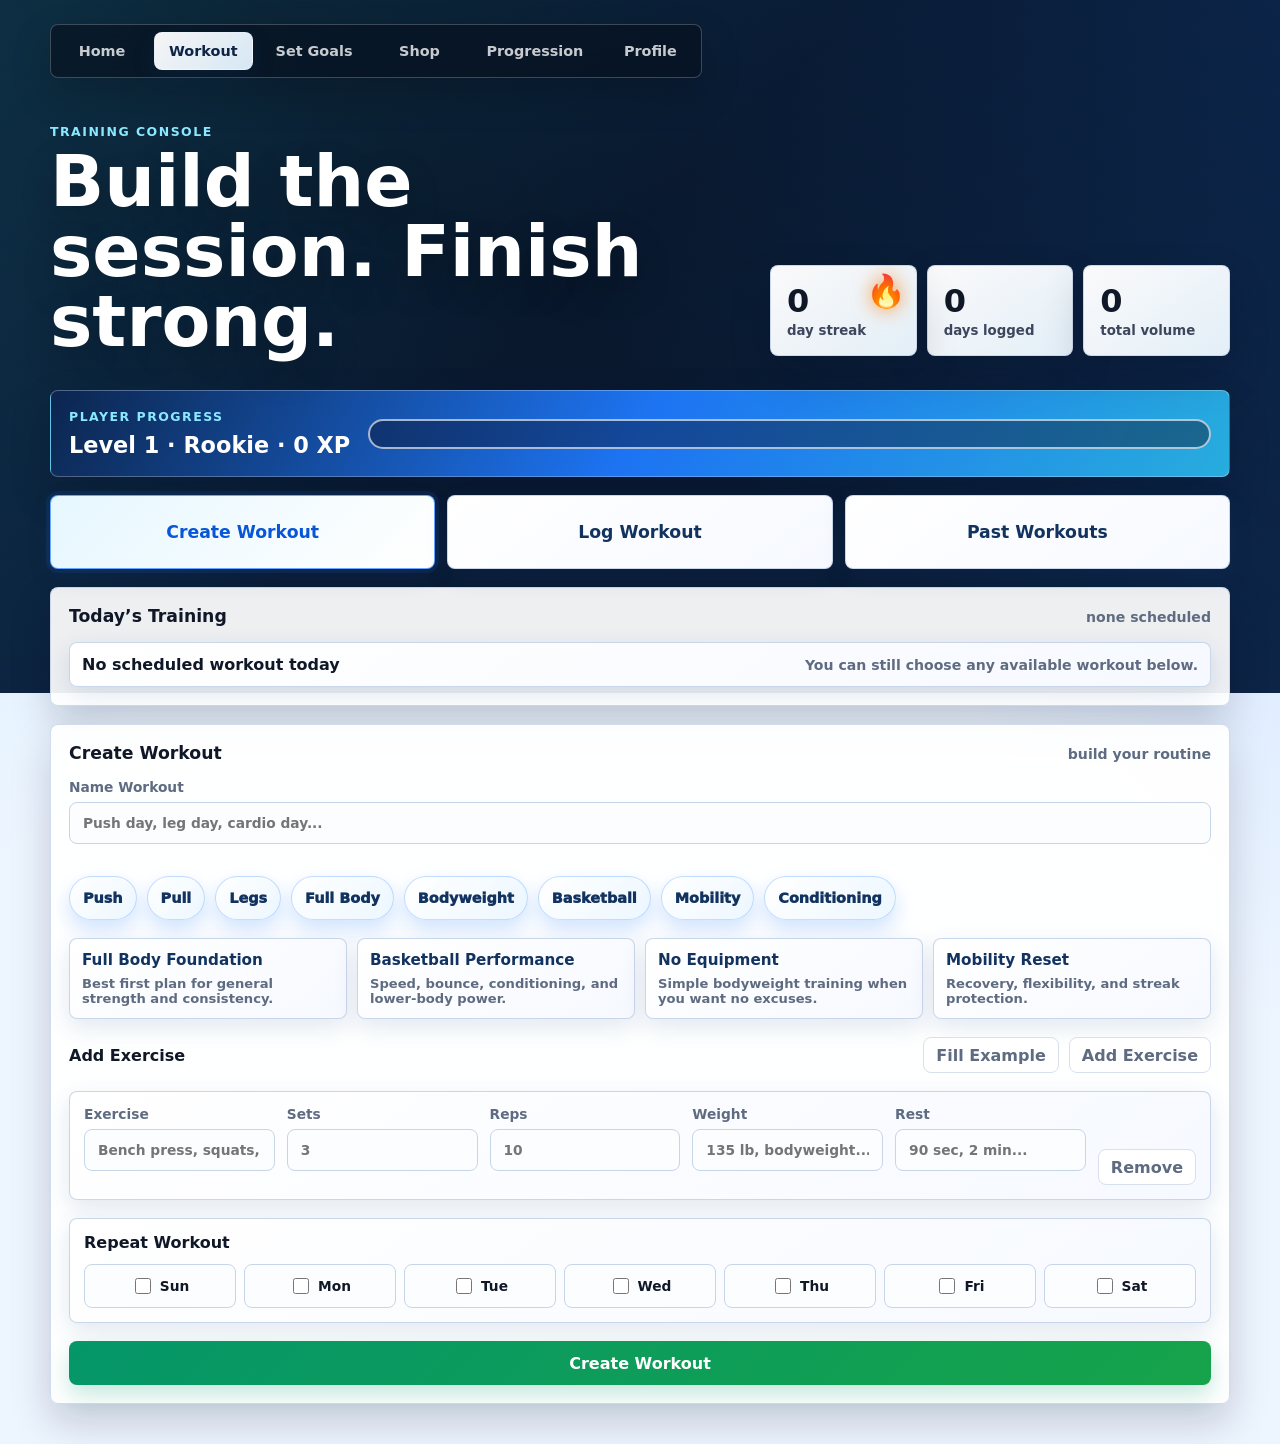
<file: workout.html>
<!doctype html>
<html lang="en">
  <head>
    <meta charset="utf-8" />
    <meta name="viewport" content="width=device-width, initial-scale=1" />
    <meta name="theme-color" content="#2f80ff" />
    <meta name="apple-mobile-web-app-capable" content="yes" />
    <meta name="apple-mobile-web-app-title" content="Workout XP" />
    <title>Workout | Overload Fitness Tracker</title>
    <meta name="description" content="A premium workout tracker for training plans, workout logging, goals, rewards, and performance progress." />
    <meta property="og:title" content="Workout | Overload Fitness Tracker" />
    <meta property="og:description" content="A premium workout tracker for training plans, workout logging, goals, rewards, and performance progress." />
    <meta property="og:type" content="website" />
    <meta property="og:url" content="https://andrewsworkouttracker.netlify.app/" />
    <meta property="og:image" content="https://andrewsworkouttracker.netlify.app/app-icon.svg" />
    <link rel="manifest" href="manifest.webmanifest" />
    <link rel="icon" href="app-icon.svg" type="image/svg+xml" />
    <link rel="stylesheet" href="styles.css?v=app-polish-46" />
  </head>
  <body>
    <main class="app-shell">
      <nav class="game-nav" aria-label="App pages">
        <a class="nav-link" href="index.html">Home</a>
        <a class="nav-link active" href="workout.html">Workout</a>
        <a class="nav-link" href="goals.html">Set Goals</a>
        <a class="nav-link" href="shop.html">Shop</a>
        <a class="nav-link" href="progression.html">Progression</a>
        <a class="nav-link" href="profile.html">Profile</a>
      </nav>

      <section class="hero workout-hero">
        <div>
          <p class="eyebrow">Training console</p>
          <h1>Build the session. Finish strong.</h1>
        </div>
        <div class="scoreboard" aria-label="Training summary">
          <div class="streak-card">
            <span class="flame" aria-hidden="true">🔥</span>
            <span id="streakCount">0</span>
            <small>day streak</small>
          </div>
          <div>
            <span id="totalWorkouts">0</span>
            <small>days logged</small>
          </div>
          <div>
            <span id="totalVolume">0</span>
            <small>total volume</small>
          </div>
        </div>
      </section>

      <section class="xp-panel" aria-label="Training XP">
        <div>
          <p class="eyebrow">Player progress</p>
          <h2 id="xpText">Level 1 · 0 XP</h2>
        </div>
        <div class="xp-track" aria-hidden="true">
          <div id="xpFill" class="xp-fill"></div>
        </div>
      </section>

      <section class="workout-mode-panel" aria-label="Workout options">
        <button class="workout-mode-button active" type="button" data-workout-mode-button="create">Create Workout</button>
        <button class="workout-mode-button" type="button" data-workout-mode-button="log">Log Workout</button>
        <button class="workout-mode-button" type="button" data-workout-mode-button="past">Past Workouts</button>
      </section>

      <section class="panel workout-command-panel">
        <div class="panel-header simple">
          <h2>Today’s Training</h2>
          <span id="workoutTodayHint">pick or build</span>
        </div>
        <div id="workoutTodayList" class="home-mission-list"></div>
      </section>

      <section class="log-layout workout-mode-section active" data-workout-mode="create" aria-label="Create workout">
        <section class="panel create-workout-panel">
          <div class="panel-header simple">
            <h2>Create Workout</h2>
            <span>build your routine</span>
          </div>
          <div class="create-builder">
            <label>
              Name Workout
              <input id="newWorkoutName" type="text" placeholder="Push day, leg day, cardio day..." />
            </label>

            <section class="template-strip" aria-label="Workout templates">
              <button type="button" data-workout-template="push">Push</button>
              <button type="button" data-workout-template="pull">Pull</button>
              <button type="button" data-workout-template="legs">Legs</button>
              <button type="button" data-workout-template="fullBody">Full Body</button>
              <button type="button" data-workout-template="bodyweight">Bodyweight</button>
              <button type="button" data-workout-template="basketball">Basketball</button>
              <button type="button" data-workout-template="mobility">Mobility</button>
              <button type="button" data-workout-template="conditioning">Conditioning</button>
            </section>

            <section class="template-guide" aria-label="Recommended training paths">
              <a href="#template-fullBody">
                <strong>Full Body Foundation</strong>
                <span>Best first plan for general strength and consistency.</span>
              </a>
              <a href="#template-basketball">
                <strong>Basketball Performance</strong>
                <span>Speed, bounce, conditioning, and lower-body power.</span>
              </a>
              <a href="#template-bodyweight">
                <strong>No Equipment</strong>
                <span>Simple bodyweight training when you want no excuses.</span>
              </a>
              <a href="#template-mobility">
                <strong>Mobility Reset</strong>
                <span>Recovery, flexibility, and streak protection.</span>
              </a>
            </section>

            <div class="builder-header">
              <h3>Add Exercise</h3>
              <div class="builder-actions">
                <button id="fillExampleWorkout" class="text-button" type="button">Fill Example</button>
                <button id="addExerciseBox" class="text-button" type="button">Add Exercise</button>
              </div>
            </div>

            <div id="exerciseBoxList" class="exercise-box-list"></div>

            <section class="repeat-days-panel" aria-label="Repeat workout days">
              <h3>Repeat Workout</h3>
              <div class="repeat-day-grid">
                <label><input type="checkbox" name="repeatDay" value="Sun" /> Sun</label>
                <label><input type="checkbox" name="repeatDay" value="Mon" /> Mon</label>
                <label><input type="checkbox" name="repeatDay" value="Tue" /> Tue</label>
                <label><input type="checkbox" name="repeatDay" value="Wed" /> Wed</label>
                <label><input type="checkbox" name="repeatDay" value="Thu" /> Thu</label>
                <label><input type="checkbox" name="repeatDay" value="Fri" /> Fri</label>
                <label><input type="checkbox" name="repeatDay" value="Sat" /> Sat</label>
              </div>
            </section>

            <button id="createWorkoutButton" class="create-workout-button" type="button">Create Workout</button>
          </div>
        </section>
      </section>

      <section class="log-layout workout-mode-section" data-workout-mode="log" aria-label="Workout tracker">
        <section class="panel saved-workout-picker">
          <div class="panel-header simple">
            <h2>Available Workouts</h2>
            <span>pick one to log</span>
          </div>
          <div id="workoutReadiness" class="workout-readiness"></div>
          <label>
            Select workout
            <select id="savedWorkoutSelect">
              <option value="">No workouts created yet</option>
            </select>
          </label>
          <div id="savedWorkoutGrid" class="saved-workout-grid"></div>
          <div id="selectedWorkoutPreview" class="selected-workout-preview">
            <p class="empty-state">Create a workout first, then it will show here.</p>
          </div>
        </section>
      </section>

      <section class="log-layout workout-mode-section" data-workout-mode="past" aria-label="Past workouts">
        <section class="panel saved-workout-picker">
          <div class="panel-header simple">
            <h2>Past Workouts</h2>
            <span>completed sessions</span>
          </div>
          <div id="pastWorkoutList" class="past-workout-list"></div>
        </section>
      </section>
    </main>

    <script src="script.js?v=app-polish-46"></script>
    <script src="pwa.js?v=app-polish-46"></script>
  </body>
</html>
</file>
<file: styles.css>
:root {
  color-scheme: light;
  --bg: #07111f;
  --surface: #ffffff;
  --surface-soft: #f6f9ff;
  --ink: #101827;
  --muted: #5e6b80;
  --line: rgba(157, 180, 217, 0.34);
  --accent: #1f7aff;
  --accent-strong: #0756d8;
  --purple: #4357d7;
  --cyan: #2ecbff;
  --lime: #8be9ff;
  --gold: #f8c14d;
  --good: #07865e;
  --bad: #cf2333;
  --warn: #a4640b;
  --shadow: 0 18px 42px rgba(2, 12, 31, 0.18);
  --shadow-soft: 0 8px 24px rgba(24, 65, 130, 0.12);
}

* {
  box-sizing: border-box;
}

body {
  margin: 0;
  min-height: 100vh;
  overflow-x: hidden;
  background:
    linear-gradient(135deg, rgba(46, 203, 255, 0.16), transparent 32%),
    linear-gradient(225deg, rgba(31, 122, 255, 0.18), transparent 38%),
    linear-gradient(180deg, #07111f 0%, #0b1f3b 48%, #edf5ff 48%, #edf5ff 100%),
    var(--bg);
  color: var(--ink);
  font-family: Inter, ui-sans-serif, system-ui, -apple-system, BlinkMacSystemFont, "Segoe UI", sans-serif;
}

button,
input,
textarea {
  font: inherit;
}

.app-shell {
  width: min(1180px, calc(100% - 32px));
  margin: 0 auto;
  padding: 24px 0 40px;
}

.game-nav {
  position: sticky;
  top: 12px;
  z-index: 10;
  display: flex;
  flex-wrap: wrap;
  gap: 8px;
  width: fit-content;
  max-width: 100%;
  margin-bottom: 18px;
  border: 1px solid rgba(255, 255, 255, 0.22);
  border-radius: 8px;
  background: rgba(7, 17, 31, 0.64);
  box-shadow: 0 16px 40px rgba(0, 0, 0, 0.18);
  padding: 7px;
  backdrop-filter: blur(16px);
}

.nav-link {
  min-width: 88px;
  border: 1px solid transparent;
  border-radius: 8px;
  background: transparent;
  color: rgba(255, 255, 255, 0.78);
  padding: 10px 14px;
  text-align: center;
  text-decoration: none;
  font-size: 0.9rem;
  font-weight: 850;
}

.nav-link.active,
.nav-link:hover {
  border-color: rgba(255, 255, 255, 0.26);
  background: linear-gradient(135deg, rgba(255, 255, 255, 0.96), rgba(226, 244, 255, 0.95));
  color: #0e2447;
  box-shadow: var(--shadow-soft);
}

.hero {
  display: flex;
  align-items: end;
  justify-content: space-between;
  gap: 24px;
  min-height: 220px;
  padding: 28px 0 34px;
  color: white;
}

.shop-hero {
  display: flex;
  align-items: end;
  justify-content: space-between;
  gap: 24px;
  min-height: 220px;
  padding: 28px 0 34px;
  color: white;
}

.coin-bank {
  min-width: min(280px, 100%);
  border: 1px solid rgba(255, 255, 255, 0.5);
  border-radius: 8px;
  background: linear-gradient(145deg, rgba(255, 209, 102, 0.96), rgba(255, 122, 0, 0.92));
  box-shadow: var(--shadow);
  color: #2b1700;
  padding: 18px;
}

.coin {
  display: inline-grid;
  width: 38px;
  height: 38px;
  place-items: center;
  border-radius: 50%;
  background: #fff6bf;
  box-shadow: inset 0 -4px 0 rgba(255, 122, 0, 0.25);
  font-weight: 900;
}

.coin-bank span:not(.coin) {
  display: block;
  margin-top: 12px;
  font-size: 2.4rem;
  font-weight: 950;
}

.coin-bank small {
  font-weight: 900;
}

.profile-badge {
  min-width: min(280px, 100%);
  border: 1px solid rgba(255, 255, 255, 0.5);
  border-radius: 8px;
  background: linear-gradient(145deg, rgba(255, 255, 255, 0.96), rgba(183, 245, 255, 0.9));
  box-shadow: var(--shadow);
  color: #12335f;
  padding: 18px;
}

.profile-badge span {
  display: grid;
  width: 54px;
  height: 54px;
  place-items: center;
  border-radius: 50%;
  background: linear-gradient(135deg, var(--accent), var(--cyan));
  color: white;
  font-size: 1.5rem;
  font-weight: 950;
}

.profile-badge strong,
.profile-badge small {
  display: block;
  margin-top: 10px;
}

.profile-badge small {
  color: var(--muted);
  font-weight: 850;
}

.profile-layout {
  display: grid;
  grid-template-columns: minmax(0, 0.9fr) minmax(0, 1.1fr);
  gap: 18px;
}

.profile-form {
  display: grid;
  gap: 14px;
}

.profile-stat-grid {
  display: grid;
  grid-template-columns: repeat(2, minmax(0, 1fr));
  gap: 12px;
}

.profile-stat-grid article {
  border: 1px solid rgba(184, 201, 229, 0.74);
  border-radius: 8px;
  background: linear-gradient(145deg, #ffffff, var(--surface-soft));
  box-shadow: var(--shadow-soft);
  padding: 14px;
}

.profile-stat-grid strong {
  display: block;
  color: #12335f;
  font-size: 1.45rem;
  font-weight: 950;
}

.profile-stat-grid span {
  color: var(--muted);
  font-weight: 850;
}

.athlete-snapshot-panel {
  margin-bottom: 18px;
}

.athlete-snapshot {
  display: grid;
  grid-template-columns: repeat(4, minmax(0, 1fr));
  gap: 12px;
}

.athlete-snapshot article {
  display: grid;
  gap: 7px;
  border: 1px solid rgba(184, 201, 229, 0.74);
  border-radius: 8px;
  background: linear-gradient(145deg, #ffffff, var(--surface-soft));
  box-shadow: var(--shadow-soft);
  padding: 14px;
}

.athlete-snapshot strong {
  overflow: hidden;
  color: #12335f;
  font-size: 1.15rem;
  font-weight: 950;
  text-overflow: ellipsis;
  white-space: nowrap;
}

.athlete-snapshot span {
  color: var(--muted);
  font-size: 0.86rem;
  font-weight: 850;
}

.athlete-snapshot i {
  display: block;
  overflow: hidden;
  height: 7px;
  border-radius: 999px;
  background: #e5edf8;
}

.athlete-snapshot i::before {
  content: "";
  display: block;
  width: var(--meter);
  height: 100%;
  border-radius: inherit;
  background: linear-gradient(90deg, var(--accent), var(--cyan));
}

.premium-command-panel {
  margin-bottom: 18px;
}

.daily-upgrade-panel {
  display: flex;
  align-items: center;
  justify-content: space-between;
  gap: 16px;
  margin-bottom: 18px;
  background:
    linear-gradient(145deg, rgba(255, 255, 255, 0.98), rgba(241, 247, 255, 0.96)),
    linear-gradient(135deg, rgba(31, 122, 255, 0.12), rgba(46, 203, 255, 0.12));
}

.daily-upgrade-panel h2 {
  margin-bottom: 6px;
  font-size: 1.25rem;
}

.daily-upgrade-panel span {
  color: var(--muted);
  font-weight: 850;
}

.weekly-report-panel {
  margin-bottom: 18px;
}

.first-week-plan-panel {
  margin-bottom: 18px;
}

.first-week-grid {
  display: grid;
  grid-template-columns: repeat(7, minmax(0, 1fr));
  gap: 10px;
}

.first-week-grid a {
  display: grid;
  gap: 8px;
  min-height: 142px;
  border: 1px solid rgba(184, 201, 229, 0.74);
  border-radius: 8px;
  background: linear-gradient(145deg, #ffffff, var(--surface-soft));
  box-shadow: var(--shadow-soft);
  color: var(--ink);
  padding: 12px;
  text-decoration: none;
}

.first-week-grid a.today {
  border-color: rgba(31, 122, 255, 0.74);
  box-shadow: inset 0 0 0 3px rgba(31, 122, 255, 0.1), var(--shadow-soft);
}

.first-week-grid small {
  color: var(--accent);
  font-weight: 950;
  text-transform: uppercase;
}

.first-week-grid strong {
  color: #12335f;
  font-size: 0.96rem;
  line-height: 1.15;
}

.first-week-grid span {
  color: var(--muted);
  font-size: 0.82rem;
  font-weight: 850;
}

.weekly-report-grid {
  display: grid;
  grid-template-columns: repeat(4, minmax(0, 1fr));
  gap: 12px;
  margin-bottom: 12px;
}

.weekly-report-grid article,
.weekly-report-note {
  border: 1px solid rgba(184, 201, 229, 0.74);
  border-radius: 8px;
  background: linear-gradient(145deg, #ffffff, var(--surface-soft));
  box-shadow: var(--shadow-soft);
  padding: 14px;
}

.weekly-report-grid strong {
  display: block;
  color: #12335f;
  font-size: 1.45rem;
  font-weight: 950;
}

.weekly-report-grid span,
.weekly-report-note span {
  color: var(--muted);
  font-weight: 850;
}

.weekly-report-note {
  display: grid;
  grid-template-columns: minmax(0, 1.1fr) minmax(0, 1.6fr) auto;
  gap: 12px;
  align-items: center;
}

.weekly-report-note strong {
  color: var(--ink);
}

.weekly-report-note a {
  color: var(--accent);
  font-weight: 950;
  text-decoration: none;
  white-space: nowrap;
}

.start-here-panel {
  margin-bottom: 18px;
}

.start-here-grid {
  display: grid;
  grid-template-columns: repeat(3, minmax(0, 1fr));
  gap: 12px;
}

.start-here-grid article {
  display: grid;
  gap: 8px;
  border: 1px solid rgba(184, 201, 229, 0.74);
  border-radius: 8px;
  background: linear-gradient(145deg, #ffffff, var(--surface-soft));
  box-shadow: var(--shadow-soft);
  padding: 14px;
}

.start-here-grid strong {
  color: var(--ink);
  font-size: 1.02rem;
}

.start-here-grid span {
  color: var(--muted);
  font-weight: 850;
}

.start-here-grid a {
  display: grid;
  min-height: 38px;
  place-items: center;
  border-radius: 8px;
  background: linear-gradient(135deg, var(--accent), var(--accent-strong));
  color: white;
  font-weight: 950;
  text-decoration: none;
}

.premium-command-grid {
  display: grid;
  grid-template-columns: repeat(auto-fit, minmax(190px, 1fr));
  gap: 12px;
}

.premium-command-grid article {
  display: grid;
  gap: 8px;
  border: 1px solid rgba(184, 201, 229, 0.74);
  border-radius: 8px;
  background: linear-gradient(145deg, #ffffff, var(--surface-soft));
  box-shadow: var(--shadow-soft);
  padding: 13px;
}

.premium-command-grid strong {
  color: var(--ink);
}

.premium-command-grid span {
  color: var(--muted);
  font-weight: 850;
}

.premium-command-grid a {
  color: var(--accent);
  font-weight: 950;
  text-decoration: none;
}

.profile-recommendation,
.recommendation-card {
  display: grid;
  gap: 10px;
}

.recommendation-card {
  border: 1px solid rgba(184, 201, 229, 0.74);
  border-radius: 8px;
  background: linear-gradient(145deg, #ffffff, var(--surface-soft));
  box-shadow: var(--shadow-soft);
  padding: 14px;
}

.recommendation-card span {
  color: var(--muted);
  font-weight: 850;
}

.trust-list,
.data-actions,
.body-metric-list {
  display: grid;
  gap: 12px;
}

.trust-list article,
.body-metric-list article {
  border: 1px solid rgba(184, 201, 229, 0.74);
  border-radius: 8px;
  background: linear-gradient(145deg, #ffffff, var(--surface-soft));
  box-shadow: var(--shadow-soft);
  padding: 12px;
}

.trust-list strong,
.trust-list span,
.body-metric-list strong,
.body-metric-list span {
  display: block;
}

.trust-list span,
.body-metric-list span {
  margin-top: 5px;
  color: var(--muted);
  font-weight: 850;
}

.data-safety {
  display: grid;
  gap: 8px;
  margin-bottom: 12px;
  border: 1px solid rgba(184, 201, 229, 0.74);
  border-radius: 8px;
  background: linear-gradient(145deg, #ffffff, var(--surface-soft));
  box-shadow: var(--shadow-soft);
  padding: 12px;
}

.data-safety strong {
  color: #12335f;
  font-weight: 950;
}

.data-safety span {
  color: var(--muted);
  font-size: 0.88rem;
  font-weight: 850;
}

.data-safety i {
  display: block;
  overflow: hidden;
  height: 7px;
  border-radius: 999px;
  background: #e5edf8;
}

.data-safety i::before {
  content: "";
  display: block;
  width: var(--meter);
  height: 100%;
  border-radius: inherit;
  background: linear-gradient(90deg, var(--accent), var(--cyan));
}

.shop-board {
  display: grid;
  grid-template-columns: repeat(3, minmax(0, 1fr));
  gap: 18px;
}

.shop-dashboard {
  display: grid;
  grid-template-columns: repeat(3, minmax(0, 1fr));
  gap: 18px;
  margin-bottom: 18px;
}

.unlock-focus {
  display: grid;
  gap: 10px;
}

.unlock-focus strong {
  color: #12335f;
  font-size: 1.25rem;
  font-weight: 950;
}

.unlock-focus span {
  color: var(--muted);
  font-weight: 850;
}

.unlock-focus a {
  color: var(--accent);
  font-weight: 950;
  text-decoration: none;
}

.reward-rule-panel {
  margin-bottom: 18px;
  background:
    linear-gradient(145deg, rgba(255, 255, 255, 0.98), rgba(246, 249, 255, 0.96)),
    linear-gradient(135deg, rgba(248, 193, 77, 0.1), rgba(31, 122, 255, 0.08));
}

.reward-rule-panel h2 {
  margin-bottom: 6px;
}

.reward-rule-panel span {
  color: var(--muted);
  font-weight: 850;
}

.reward-budget-panel {
  margin-bottom: 18px;
}

.reward-budget {
  display: grid;
  grid-template-columns: repeat(3, minmax(0, 1fr));
  gap: 12px;
}

.reward-budget article {
  border: 1px solid rgba(184, 201, 229, 0.78);
  border-radius: 8px;
  background: linear-gradient(145deg, #ffffff, #f4f8ff);
  padding: 12px;
}

.reward-budget strong {
  display: block;
  color: #12335f;
  font-size: 1.05rem;
  font-weight: 950;
}

.reward-budget span,
.reward-budget p {
  color: var(--muted);
  font-weight: 850;
}

.reward-budget p {
  grid-column: 1 / -1;
  margin: 0;
  border: 1px solid rgba(47, 128, 255, 0.18);
  border-radius: 8px;
  background: rgba(47, 128, 255, 0.08);
  padding: 12px;
}

.reward-pace {
  display: grid;
  gap: 10px;
  margin-bottom: 12px;
  border: 1px solid rgba(184, 201, 229, 0.74);
  border-radius: 8px;
  background: linear-gradient(145deg, #ffffff, var(--surface-soft));
  box-shadow: var(--shadow-soft);
  padding: 12px;
}

.reward-pace strong {
  display: block;
  color: #12335f;
  font-weight: 950;
}

.reward-pace span {
  color: var(--muted);
  font-size: 0.88rem;
  font-weight: 850;
}

.custom-reward-panel {
  margin-bottom: 18px;
}

.custom-reward-form {
  display: grid;
  grid-template-columns: minmax(0, 1fr) 160px minmax(0, 1.2fr) auto;
  gap: 12px;
  align-items: end;
  margin-bottom: 12px;
}

.custom-reward-list {
  display: grid;
  gap: 10px;
}

.custom-reward-card {
  display: grid;
  grid-template-columns: minmax(0, 1fr) auto;
  gap: 12px;
  align-items: center;
  border: 1px solid rgba(184, 201, 229, 0.74);
  border-radius: 8px;
  background: linear-gradient(145deg, #ffffff, var(--surface-soft));
  box-shadow: var(--shadow-soft);
  padding: 12px;
}

.custom-reward-card strong {
  color: #12335f;
}

.custom-reward-card span {
  color: var(--muted);
  font-size: 0.88rem;
  font-weight: 850;
}

.custom-reward-actions {
  display: flex;
  gap: 8px;
}

.unlock-card {
  display: grid;
  gap: 10px;
  border: 1px solid rgba(184, 201, 229, 0.74);
  border-radius: 8px;
  background: linear-gradient(145deg, #ffffff, var(--surface-soft));
  box-shadow: var(--shadow-soft);
  padding: 12px;
}

.unlock-card div:first-child {
  display: grid;
  gap: 4px;
}

.unlock-card span {
  color: var(--muted);
  font-size: 0.86rem;
  font-weight: 850;
}

.bonus-challenge-list {
  display: grid;
  grid-template-columns: repeat(3, minmax(0, 1fr));
  gap: 12px;
}

.bonus-challenge {
  display: grid;
  gap: 10px;
  border: 1px solid #c7d9f3;
  border-radius: 8px;
  background: linear-gradient(145deg, #ffffff, #ecf7ff);
  padding: 12px;
}

.bonus-challenge.complete {
  border-color: rgba(34, 197, 94, 0.55);
  background: linear-gradient(145deg, #ecfdf5, #e8fbff);
}

.bonus-challenge div:first-child {
  display: grid;
  gap: 4px;
}

.bonus-challenge span {
  color: var(--muted);
  font-size: 0.84rem;
  font-weight: 850;
}

.bonus-challenge em {
  color: var(--accent);
  font-style: normal;
  font-weight: 950;
}

.template-strip {
  display: flex;
  flex-wrap: wrap;
  gap: 10px;
}

.template-strip button {
  border: 1px solid rgba(47, 128, 255, 0.26);
  border-radius: 999px;
  background: linear-gradient(135deg, #ffffff, #ecf7ff);
  color: #12335f;
  cursor: pointer;
  padding: 9px 13px;
  font-size: 0.9rem;
  font-weight: 950;
}

.template-strip button:hover {
  background: linear-gradient(135deg, var(--cyan), var(--lime));
}

.template-guide {
  display: grid;
  grid-template-columns: repeat(4, minmax(0, 1fr));
  gap: 10px;
}

.template-guide a {
  display: grid;
  gap: 7px;
  border: 1px solid rgba(184, 201, 229, 0.74);
  border-radius: 8px;
  background: linear-gradient(145deg, #ffffff, var(--surface-soft));
  box-shadow: var(--shadow-soft);
  color: var(--ink);
  padding: 12px;
  text-decoration: none;
}

.template-guide strong {
  color: #12335f;
  font-size: 0.95rem;
}

.template-guide span {
  color: var(--muted);
  font-size: 0.82rem;
  font-weight: 850;
}

.starter-path-list {
  display: grid;
  grid-template-columns: repeat(4, minmax(0, 1fr));
  gap: 10px;
}

.starter-path-list a {
  display: grid;
  gap: 8px;
  border: 1px solid #c7d9f3;
  border-radius: 8px;
  background: linear-gradient(145deg, #ffffff, #ecf7ff);
  color: #12335f;
  padding: 12px;
  text-decoration: none;
  font-weight: 950;
}

.starter-path-list span {
  display: grid;
  width: 28px;
  height: 28px;
  place-items: center;
  border-radius: 50%;
  background: rgba(47, 128, 255, 0.12);
}

.starter-path-list a.done {
  border-color: rgba(34, 197, 94, 0.45);
  background: linear-gradient(145deg, #ecfdf5, #ffffff);
}

.feedback-form {
  display: grid;
  grid-template-columns: minmax(180px, 0.6fr) 1fr auto;
  gap: 12px;
  align-items: end;
}

.feedback-form textarea {
  min-height: 82px;
  resize: vertical;
}

.quest-board {
  display: grid;
  grid-template-columns: repeat(2, minmax(0, 1fr));
  gap: 18px;
  margin-bottom: 18px;
}

.quest-card {
  display: flex;
  justify-content: space-between;
  gap: 18px;
  align-items: start;
  border: 1px solid rgba(255, 255, 255, 0.46);
  border-radius: 8px;
  background: linear-gradient(145deg, rgba(255, 255, 255, 0.96), rgba(240, 247, 255, 0.94));
  box-shadow: var(--shadow);
  padding: 18px;
}

.quest-card h2 {
  margin-bottom: 8px;
}

.quest-card p:not(.eyebrow) {
  margin-bottom: 0;
  color: var(--muted);
  font-weight: 850;
}

.shop-slot {
  min-height: 260px;
  border: 1px solid rgba(184, 201, 229, 0.72);
  border-radius: 8px;
  background: linear-gradient(145deg, #ffffff, var(--surface-soft));
  box-shadow: var(--shadow-soft);
  padding: 18px;
}

.shop-slot.reward-ready {
  background:
    linear-gradient(145deg, rgba(255, 255, 255, 0.98), rgba(244, 249, 255, 0.96)),
    linear-gradient(135deg, rgba(248, 193, 77, 0.18), rgba(46, 203, 255, 0.14));
  border-color: rgba(248, 193, 77, 0.58);
  box-shadow: 0 14px 34px rgba(24, 65, 130, 0.14);
}

.shop-slot.reward-affordable {
  border-color: rgba(20, 184, 166, 0.64);
  box-shadow: 0 16px 36px rgba(20, 184, 166, 0.16);
}

.shop-slot.reward-locked {
  border-color: rgba(184, 201, 229, 0.92);
}

.reward-card-status {
  margin: 14px 0;
  border: 1px solid rgba(47, 128, 255, 0.18);
  border-radius: 8px;
  background: rgba(47, 128, 255, 0.08);
  color: #12335f;
  padding: 10px;
  font-size: 0.86rem;
  font-weight: 900;
}

.reward-affordable .reward-card-status {
  border-color: rgba(20, 184, 166, 0.24);
  background: rgba(20, 184, 166, 0.1);
}

.slot-top {
  display: flex;
  justify-content: space-between;
  gap: 12px;
  align-items: center;
  margin-bottom: 24px;
}

.slot-icon {
  display: grid;
  width: 64px;
  height: 64px;
  place-items: center;
  border: 3px solid rgba(124, 58, 237, 0.24);
  border-radius: 8px;
  background: linear-gradient(135deg, rgba(255, 45, 149, 0.18), rgba(0, 212, 255, 0.2));
  color: var(--purple);
  font-size: 2rem;
  font-weight: 950;
}

.chocolate-icon {
  display: grid;
  grid-template-columns: repeat(2, 1fr);
  gap: 5px;
  width: 82px;
  height: 64px;
  border: 5px solid #8b4513;
  border-radius: 8px;
  background: #5a2d16;
  box-shadow: 0 8px 0 rgba(90, 45, 22, 0.25), inset 0 0 0 3px rgba(255, 255, 255, 0.08);
  padding: 7px;
  transform: rotate(-7deg);
}

.chocolate-icon span {
  border-radius: 5px;
  background: linear-gradient(145deg, #7a3f20, #3b1d10);
  box-shadow: inset 2px 2px 0 rgba(255, 255, 255, 0.14);
}

.burger-icon {
  display: grid;
  gap: 3px;
  width: 86px;
  height: 70px;
  align-content: center;
  transform: rotate(5deg);
}

.burger-icon span {
  display: block;
  box-shadow: 0 4px 0 rgba(0, 0, 0, 0.12);
}

.burger-bun {
  background: linear-gradient(145deg, #f8c66a, #d98f2b);
}

.burger-bun.top {
  height: 24px;
  border-radius: 999px 999px 12px 12px;
}

.burger-bun.bottom {
  height: 16px;
  border-radius: 8px 8px 999px 999px;
}

.burger-cheese {
  height: 10px;
  border-radius: 4px;
  background: linear-gradient(145deg, #ffd166, #ffb703);
}

.burger-patty {
  height: 13px;
  border-radius: 6px;
  background: linear-gradient(145deg, #7a3f20, #3b1d10);
}

.soda-icon {
  position: relative;
  display: grid;
  place-items: center;
  width: 58px;
  height: 82px;
  border: 4px solid #b91c1c;
  border-radius: 14px 14px 10px 10px;
  background: linear-gradient(145deg, #ef4444, #b91c1c);
  box-shadow: 0 8px 0 rgba(185, 28, 28, 0.24), inset 8px 0 0 rgba(255, 255, 255, 0.13);
  color: white;
  font-weight: 950;
  transform: rotate(4deg);
}

.soda-top {
  position: absolute;
  left: 8px;
  right: 8px;
  top: 5px;
  height: 8px;
  border-radius: 999px;
  background: #fee2e2;
}

.soda-shine {
  position: absolute;
  left: 10px;
  top: 22px;
  width: 8px;
  height: 36px;
  border-radius: 999px;
  background: rgba(255, 255, 255, 0.35);
}

.soda-label {
  border-radius: 999px;
  background: rgba(255, 255, 255, 0.92);
  color: #b91c1c;
  padding: 6px 7px;
  font-size: 0.76rem;
}

.streak-icon {
  position: relative;
  display: grid;
  width: 76px;
  height: 76px;
  place-items: center;
}

.streak-shield {
  position: absolute;
  inset: 8px;
  border: 4px solid rgba(255, 255, 255, 0.76);
  border-radius: 22px 22px 28px 28px;
  background: linear-gradient(145deg, #ff7a00, #ff2d95);
  box-shadow: 0 0 24px rgba(255, 122, 0, 0.6), 0 8px 0 rgba(124, 58, 237, 0.22);
}

.streak-flame {
  position: relative;
  z-index: 1;
  font-size: 2.2rem;
  filter: drop-shadow(0 0 10px rgba(255, 209, 102, 0.85));
}

.slot-price {
  border-radius: 999px;
  background: linear-gradient(135deg, var(--gold), #ff7a00);
  color: #2b1700;
  padding: 8px 10px;
  font-size: 0.82rem;
  font-weight: 950;
}

.shop-slot h2 {
  margin-bottom: 8px;
  font-size: 1.15rem;
}

.shop-slot p {
  color: var(--muted);
  font-weight: 750;
}

.spend-control {
  margin-top: 14px;
}

.reward-slider {
  margin: 2px 0 12px;
  accent-color: var(--accent);
}

.reward-value {
  border-radius: 8px;
  background: linear-gradient(135deg, rgba(157, 255, 63, 0.28), rgba(0, 212, 255, 0.22));
  color: var(--ink);
  padding: 10px 12px;
  font-weight: 950;
}

.redeem-button {
  width: 100%;
  margin-top: 12px;
}

.shop-slot button:disabled {
  opacity: 0.58;
  cursor: not-allowed;
  filter: grayscale(0.2);
}

.blank-page {
  min-height: 320px;
  display: grid;
  place-items: center;
}

.progress-grid {
  display: grid;
  gap: 18px;
}

.progress-summary {
  display: grid;
  grid-template-columns: repeat(4, minmax(0, 1fr));
  gap: 14px;
  margin-bottom: 18px;
}

.progress-stat-card {
  border: 1px solid rgba(255, 255, 255, 0.46);
  border-radius: 8px;
  background: linear-gradient(145deg, rgba(255, 255, 255, 0.96), rgba(220, 242, 255, 0.95));
  box-shadow: var(--shadow);
  padding: 16px;
}

.progress-stat-card span,
.progress-stat-card small {
  display: block;
  color: var(--muted);
  font-weight: 850;
}

.progress-stat-card strong {
  display: block;
  margin: 6px 0;
  color: var(--accent);
  font-size: 1.55rem;
  font-weight: 950;
}

.progress-insights {
  display: grid;
  grid-template-columns: repeat(2, minmax(0, 1fr));
  gap: 18px;
  margin-bottom: 18px;
}

.training-readiness-panel {
  margin-bottom: 18px;
}

.progress-coach-panel {
  margin-bottom: 18px;
}

.progress-coach {
  display: flex;
  align-items: center;
  justify-content: space-between;
  gap: 16px;
}

.progress-coach div {
  display: grid;
  gap: 5px;
}

.progress-coach strong {
  color: #12335f;
  font-size: 1.15rem;
}

.progress-coach span,
.progress-coach small {
  color: var(--muted);
  font-weight: 850;
}

.training-readiness {
  display: grid;
  grid-template-columns: auto minmax(0, 1fr);
  gap: 16px;
  align-items: center;
}

.training-readiness div:last-child {
  display: grid;
  gap: 5px;
}

.training-readiness span,
.training-readiness small {
  color: var(--muted);
  font-weight: 850;
}

.readiness-ring {
  display: grid;
  width: 96px;
  height: 96px;
  place-items: center;
  border-radius: 50%;
  background:
    radial-gradient(circle, #fff 55%, transparent 57%),
    conic-gradient(var(--accent) var(--ready), #e5edf8 0);
  color: var(--accent);
}

.readiness-ring strong {
  grid-area: 1 / 1;
  font-size: 1.6rem;
  font-weight: 950;
}

.readiness-ring span {
  grid-area: 1 / 1;
  margin-top: 34px;
  font-size: 0.72rem;
}

.progress-card-list {
  display: grid;
  gap: 10px;
}

.progress-mini-card {
  display: grid;
  gap: 4px;
  border: 1px solid rgba(184, 201, 229, 0.74);
  border-radius: 8px;
  background: linear-gradient(145deg, #ffffff, var(--surface-soft));
  box-shadow: var(--shadow-soft);
  padding: 12px;
}

.progress-mini-card strong {
  color: var(--ink);
}

.progress-mini-card span {
  color: var(--muted);
  font-size: 0.88rem;
  font-weight: 850;
}

.progress-link-card {
  color: inherit;
  text-decoration: none;
}

.progress-link-card:hover {
  border-color: var(--accent);
  transform: translateY(-1px);
}

.empty-action-card {
  display: grid;
  gap: 8px;
  border: 1px solid rgba(184, 201, 229, 0.74);
  border-radius: 8px;
  background: linear-gradient(145deg, #ffffff, var(--surface-soft));
  box-shadow: var(--shadow-soft);
  padding: 14px;
}

.empty-action-card span {
  color: var(--muted);
  font-weight: 850;
}

.empty-action-card a {
  color: var(--accent);
  font-weight: 950;
  text-decoration: none;
}

.copy-session-button {
  margin-top: 12px;
}

.progress-details {
  margin-top: 18px;
}

.progress-details summary {
  display: grid;
  min-height: 52px;
  place-items: center;
  border: 1px solid rgba(184, 201, 229, 0.72);
  border-radius: 8px;
  background: linear-gradient(145deg, #ffffff, var(--surface-soft));
  box-shadow: var(--shadow-soft);
  color: #12335f;
  cursor: pointer;
  font-weight: 950;
  list-style: none;
}

.progress-details summary::-webkit-details-marker {
  display: none;
}

.progress-details[open] summary {
  margin-bottom: 18px;
}

.consistency-map {
  display: grid;
  grid-template-columns: repeat(14, minmax(0, 1fr));
  gap: 7px;
}

.consistency-map span {
  aspect-ratio: 1;
  border: 1px solid #cfd7e6;
  border-radius: 6px;
  background: #eef2f7;
}

.consistency-map span.complete {
  border-color: rgba(34, 197, 94, 0.7);
  background: linear-gradient(135deg, #10b981, #38d5ff);
  box-shadow: 0 0 14px rgba(34, 197, 94, 0.3);
}

.muscle-balance {
  display: grid;
  gap: 10px;
}

.muscle-row {
  display: grid;
  grid-template-columns: 94px minmax(0, 1fr) 76px;
  gap: 10px;
  align-items: center;
  color: var(--muted);
  font-weight: 850;
}

.muscle-row div {
  overflow: hidden;
  height: 14px;
  border-radius: 999px;
  background: #eef2f7;
}

.muscle-row i {
  display: block;
  height: 100%;
  border-radius: inherit;
  background: linear-gradient(90deg, var(--accent), var(--cyan));
  min-width: 4px;
}

.muscle-row strong {
  color: var(--ink);
  text-align: right;
}

.graph-panel {
  overflow: hidden;
}

.graph-panel select {
  min-height: 40px;
  border: 1px solid #c7d5e9;
  border-radius: 8px;
  background: #fbfdff;
  color: var(--ink);
  padding: 8px 12px;
  font-weight: 850;
}

.graph-panel canvas {
  display: block;
  width: 100%;
  height: auto;
  border: 1px solid rgba(184, 201, 229, 0.72);
  border-radius: 8px;
  background: linear-gradient(145deg, #ffffff, var(--surface-soft));
}

.eyebrow {
  margin: 0 0 8px;
  color: var(--lime);
  font-size: 0.78rem;
  font-weight: 900;
  letter-spacing: 0.12em;
  text-transform: uppercase;
}

h1,
h2,
p {
  margin-top: 0;
}

h1 {
  max-width: 680px;
  margin-bottom: 0;
  font-size: 4.45rem;
  line-height: 0.98;
  text-shadow: 0 14px 34px rgba(0, 0, 0, 0.22);
}

.hero-subtitle {
  max-width: 680px;
  margin: 14px 0 0;
  color: rgba(255, 255, 255, 0.82);
  font-weight: 850;
}

h2 {
  margin-bottom: 18px;
  font-size: 1.08rem;
}

.scoreboard {
  display: grid;
  grid-template-columns: repeat(3, minmax(104px, 1fr));
  gap: 10px;
  min-width: min(460px, 100%);
}

.scoreboard div,
.log-form,
.daily-form,
.cardio-form,
.max-form,
.log-picker,
.panel,
.xp-panel {
  border: 1px solid rgba(184, 201, 229, 0.64);
  border-radius: 8px;
  box-shadow: var(--shadow);
}

.scoreboard div {
  background: linear-gradient(145deg, rgba(255, 255, 255, 0.98), rgba(236, 247, 255, 0.96));
  padding: 16px;
}

.scoreboard span {
  display: block;
  color: var(--ink);
  font-size: 2rem;
  font-weight: 900;
}

.scoreboard small {
  color: #3d465c;
  font-weight: 800;
}

.streak-card {
  position: relative;
  overflow: hidden;
}

.flame {
  position: absolute;
  right: 10px;
  top: 6px;
  color: initial;
  filter: drop-shadow(0 0 10px rgba(255, 122, 0, 0.75));
}

.xp-panel {
  display: grid;
  grid-template-columns: auto minmax(220px, 1fr);
  gap: 18px;
  align-items: center;
  margin-bottom: 18px;
  border-color: rgba(255, 255, 255, 0.28);
  background:
    linear-gradient(120deg, rgba(12, 38, 79, 0.98), rgba(31, 122, 255, 0.94), rgba(46, 203, 255, 0.82));
  color: white;
  padding: 18px;
}

.xp-panel h2 {
  margin: 0;
  font-size: 1.4rem;
}

.xp-track {
  overflow: hidden;
  min-height: 26px;
  border: 2px solid rgba(255, 255, 255, 0.64);
  border-radius: 999px;
  background: rgba(11, 13, 35, 0.42);
}

.xp-fill {
  width: 0%;
  min-height: 26px;
  border-radius: 999px;
  background: linear-gradient(90deg, #b7f5ff, var(--cyan), var(--accent));
  box-shadow: 0 0 22px rgba(56, 213, 255, 0.8);
  transition: width 260ms ease;
}

.log-layout {
  display: grid;
  gap: 18px;
}

.home-dashboard {
  display: grid;
  grid-template-columns: 1.25fr 0.75fr;
  gap: 18px;
  margin-bottom: 18px;
}

.goal-reminder-panel {
  margin-bottom: 18px;
}

.goal-reminder-list {
  display: grid;
  grid-template-columns: repeat(4, minmax(0, 1fr));
  gap: 10px;
}

.goal-reminder-item {
  display: grid;
  gap: 5px;
  border: 1px solid rgba(184, 201, 229, 0.74);
  border-radius: 8px;
  background: linear-gradient(145deg, #ffffff, var(--surface-soft));
  box-shadow: var(--shadow-soft);
  padding: 12px;
}

.goal-reminder-item strong {
  color: var(--ink);
  font-size: 0.9rem;
}

.goal-reminder-item span {
  color: var(--muted);
  font-size: 0.82rem;
  font-weight: 850;
}

.home-mission-card {
  display: grid;
  gap: 12px;
}

.home-mission-list {
  display: grid;
  gap: 10px;
}

.home-activity-panel {
  margin-bottom: 18px;
}

.victory-shelf-panel {
  margin-bottom: 18px;
}

.victory-shelf-grid {
  display: grid;
  grid-template-columns: repeat(4, minmax(0, 1fr));
  gap: 12px;
}

.victory-shelf-grid a,
.victory-shelf-grid article {
  display: grid;
  gap: 7px;
  border: 1px solid rgba(184, 201, 229, 0.74);
  border-radius: 8px;
  background: linear-gradient(145deg, #ffffff, var(--surface-soft));
  box-shadow: var(--shadow-soft);
  color: var(--ink);
  padding: 14px;
  text-decoration: none;
}

.victory-shelf-grid strong {
  color: #12335f;
}

.victory-shelf-grid span {
  color: var(--muted);
  font-size: 0.86rem;
  font-weight: 850;
}

.home-activity-list {
  display: grid;
  gap: 10px;
}

.activity-item {
  display: flex;
  align-items: center;
  justify-content: space-between;
  gap: 12px;
  border: 1px solid rgba(184, 201, 229, 0.74);
  border-radius: 8px;
  background: linear-gradient(145deg, #ffffff, var(--surface-soft));
  box-shadow: var(--shadow-soft);
  padding: 12px;
}

.activity-item div {
  display: grid;
  gap: 4px;
}

.activity-item span {
  color: var(--muted);
  font-size: 0.86rem;
  font-weight: 850;
}

.activity-item em {
  border-radius: 999px;
  background: linear-gradient(135deg, #fff7d6, #ffffff);
  border: 1px solid rgba(248, 193, 77, 0.58);
  color: #6f4c00;
  padding: 7px 10px;
  font-style: normal;
  font-weight: 950;
  white-space: nowrap;
}

.activity-actions {
  display: grid;
  gap: 6px;
  justify-items: end;
}

.activity-actions a {
  color: var(--accent);
  font-size: 0.85rem;
  font-weight: 950;
  text-decoration: none;
}

.mission-item {
  display: grid;
  grid-template-columns: minmax(0, 1fr) auto;
  gap: 6px 12px;
  align-items: center;
  border: 1px solid rgba(184, 201, 229, 0.74);
  border-radius: 8px;
  background: linear-gradient(145deg, #ffffff, var(--surface-soft));
  box-shadow: var(--shadow-soft);
  padding: 12px;
}

.mission-item strong {
  color: var(--ink);
}

.mission-item span {
  color: var(--muted);
  font-size: 0.88rem;
  font-weight: 850;
}

.mission-item em {
  grid-row: span 2;
  border-radius: 999px;
  background: linear-gradient(135deg, #fff7d6, #ffffff);
  border: 1px solid rgba(248, 193, 77, 0.58);
  color: #6f4c00;
  padding: 7px 10px;
  font-size: 0.76rem;
  font-style: normal;
  font-weight: 950;
}

.mission-item.done em {
  background: linear-gradient(135deg, #e8fbf2, #ffffff);
  border-color: rgba(7, 134, 94, 0.46);
  color: var(--good);
}

.mission-link {
  display: grid;
  min-height: 46px;
  place-items: center;
  border-radius: 8px;
  background: linear-gradient(135deg, var(--accent), var(--accent-strong));
  box-shadow: 0 10px 22px rgba(31, 122, 255, 0.22);
  color: white;
  font-weight: 950;
  text-decoration: none;
}

.connected-panel {
  display: flex;
  align-items: center;
  justify-content: space-between;
  gap: 16px;
  margin-bottom: 18px;
}

.connected-panel h2 {
  margin-bottom: 0;
}

.connected-action {
  display: grid;
  min-height: 44px;
  min-width: 150px;
  place-items: center;
  border-radius: 8px;
  background: linear-gradient(135deg, var(--accent), var(--accent-strong));
  box-shadow: 0 10px 22px rgba(31, 122, 255, 0.22);
  color: white;
  font-weight: 950;
  text-align: center;
  text-decoration: none;
}

.quest-meter {
  overflow: hidden;
  height: 22px;
  border: 2px solid rgba(47, 128, 255, 0.28);
  border-radius: 999px;
  background: #eef2f7;
}

.quest-meter i {
  display: block;
  width: 0%;
  height: 100%;
  border-radius: inherit;
  background: linear-gradient(90deg, var(--accent), var(--cyan), #10b981);
  transition: width 220ms ease;
}

.workout-command-panel {
  margin-bottom: 18px;
}

.workout-mode-panel {
  display: grid;
  grid-template-columns: repeat(3, minmax(0, 1fr));
  gap: 12px;
  margin-bottom: 18px;
}

.workout-mode-button {
  min-height: 74px;
  border: 1px solid rgba(184, 201, 229, 0.72);
  background: linear-gradient(145deg, #ffffff, var(--surface-soft));
  box-shadow: var(--shadow-soft);
  color: #12335f;
  font-size: 1.08rem;
}

.workout-mode-button.active {
  border-color: rgba(31, 122, 255, 0.66);
  background: linear-gradient(135deg, #e6f7ff, #ffffff);
  color: var(--accent-strong);
  box-shadow: 0 0 0 4px rgba(31, 122, 255, 0.1), var(--shadow-soft);
}

.workout-mode-section {
  display: none;
}

.workout-mode-section[hidden] {
  display: none;
}

.workout-mode-section.active {
  display: grid;
}

.create-workout-grid {
  display: grid;
  grid-template-columns: repeat(2, minmax(0, 1fr));
  gap: 12px;
}

.create-workout-grid label:nth-child(n + 3) {
  grid-column: span 1;
}

.wide-field {
  grid-column: 1 / -1;
}

.blank-create-box {
  min-height: 320px;
  border: 2px dashed rgba(47, 128, 255, 0.35);
  border-radius: 8px;
  background: linear-gradient(145deg, rgba(255, 255, 255, 0.72), rgba(220, 242, 255, 0.64));
}

.create-builder {
  display: grid;
  gap: 18px;
}

.builder-header {
  display: flex;
  align-items: center;
  justify-content: space-between;
  gap: 12px;
}

.builder-header h3 {
  margin: 0;
  font-size: 1rem;
}

.builder-actions {
  display: flex;
  flex-wrap: wrap;
  gap: 10px;
  justify-content: end;
}

.exercise-box-list {
  display: grid;
  gap: 14px;
}

.saved-workout-grid {
  display: grid;
  gap: 12px;
}

.workout-library-card {
  display: grid;
  grid-template-columns: 1fr auto;
  gap: 12px;
  align-items: center;
  border: 1px solid rgba(184, 201, 229, 0.74);
  border-radius: 8px;
  background: linear-gradient(145deg, #ffffff, var(--surface-soft));
  box-shadow: var(--shadow-soft);
  padding: 12px;
}

.workout-library-card.active {
  border-color: rgba(47, 128, 255, 0.6);
  box-shadow: 0 0 0 3px rgba(47, 128, 255, 0.12);
}

.workout-library-card div:first-child {
  display: grid;
  gap: 4px;
}

.workout-library-card strong {
  color: var(--ink);
  font-size: 1rem;
}

.workout-library-card span,
.workout-library-card small {
  color: var(--muted);
  font-weight: 850;
}

.workout-card-actions {
  display: flex;
  flex-wrap: wrap;
  gap: 8px;
  justify-content: end;
}

.workout-card-actions button {
  min-width: 72px;
}

.workout-plan-stats {
  display: grid;
  grid-template-columns: repeat(4, minmax(0, 1fr));
  gap: 10px;
}

.workout-plan-stats span {
  display: grid;
  gap: 4px;
  border: 1px solid rgba(184, 201, 229, 0.72);
  border-radius: 8px;
  background: rgba(255, 255, 255, 0.84);
  color: var(--muted);
  padding: 10px;
  font-size: 0.82rem;
  font-weight: 850;
}

.workout-plan-stats strong {
  color: #12335f;
  font-size: 1rem;
}

.exercise-builder-box {
  display: grid;
  grid-template-columns: repeat(5, minmax(0, 1fr)) auto;
  gap: 12px;
  align-items: end;
  border: 1px solid rgba(184, 201, 229, 0.74);
  border-radius: 8px;
  background: linear-gradient(145deg, #ffffff, var(--surface-soft));
  box-shadow: var(--shadow-soft);
  padding: 14px;
}

.remove-exercise-button {
  min-width: 88px;
}

.create-workout-button {
  background: linear-gradient(135deg, #059669, #16a34a);
  box-shadow: 0 10px 22px rgba(5, 150, 105, 0.22);
}

.repeat-days-panel {
  display: grid;
  gap: 12px;
  border: 1px solid rgba(184, 201, 229, 0.74);
  border-radius: 8px;
  background: linear-gradient(145deg, #ffffff, var(--surface-soft));
  box-shadow: var(--shadow-soft);
  padding: 14px;
}

.repeat-days-panel h3 {
  margin: 0;
  font-size: 1rem;
}

.repeat-day-grid {
  display: grid;
  grid-template-columns: repeat(7, minmax(0, 1fr));
  gap: 8px;
}

.repeat-day-grid label {
  display: flex;
  align-items: center;
  justify-content: center;
  gap: 6px;
  min-height: 44px;
  margin: 0;
  border: 1px solid #c7d5e9;
  border-radius: 8px;
  background: #fbfdff;
  color: var(--ink);
}

.repeat-day-grid input {
  width: 16px;
  height: 16px;
  accent-color: var(--accent);
}

.saved-workout-picker {
  display: grid;
  gap: 12px;
}

.workout-readiness {
  display: grid;
  grid-template-columns: minmax(0, 1fr) auto;
  gap: 8px 12px;
  align-items: center;
  border: 1px solid rgba(184, 201, 229, 0.74);
  border-radius: 8px;
  background: linear-gradient(145deg, #ffffff, var(--surface-soft));
  box-shadow: var(--shadow-soft);
  padding: 14px;
}

.workout-readiness strong {
  color: #12335f;
}

.workout-readiness span {
  color: var(--muted);
  font-size: 0.88rem;
  font-weight: 850;
}

.workout-readiness button,
.workout-readiness a {
  grid-row: span 2;
  align-self: stretch;
  display: grid;
  min-width: 150px;
  place-items: center;
  border-radius: 8px;
  background: linear-gradient(135deg, var(--accent), var(--accent-strong));
  color: white;
  font-weight: 950;
  text-decoration: none;
}

.selected-workout-preview h3 {
  margin: 0 0 12px;
}

.repeat-preview {
  margin-bottom: 14px;
  color: var(--muted);
  font-weight: 850;
}

.selected-exercise-list {
  display: grid;
  gap: 10px;
}

.selected-exercise {
  display: grid;
  grid-template-columns: 1.4fr repeat(4, minmax(0, 1fr));
  gap: 10px;
  align-items: center;
  border: 1px solid #c7d9f3;
  border-radius: 8px;
  background: linear-gradient(145deg, #ffffff, #ecf7ff);
  padding: 12px;
}

.selected-exercise span {
  color: var(--muted);
  font-size: 0.84rem;
  font-weight: 850;
}

.selected-history {
  display: grid;
  gap: 7px;
  border: 1px solid rgba(47, 128, 255, 0.22);
  border-radius: 8px;
  background: rgba(183, 245, 255, 0.32);
  padding: 12px;
  margin-top: 12px;
}

.selected-history span {
  color: var(--muted);
  font-size: 0.88rem;
  font-weight: 850;
}

.workout-runner {
  margin-top: 16px;
}

.past-workout-list {
  display: grid;
  gap: 14px;
}

.past-workout-card {
  display: grid;
  gap: 12px;
  border: 1px solid #c7d9f3;
  border-radius: 8px;
  background: linear-gradient(145deg, #ffffff, #ecf7ff);
  padding: 14px;
}

.past-workout-top {
  display: flex;
  justify-content: space-between;
  gap: 14px;
  align-items: start;
}

.past-workout-top h3 {
  margin: 0;
}

.past-workout-top strong {
  border-radius: 999px;
  background: linear-gradient(135deg, var(--gold), #ffefad);
  color: #2b1700;
  padding: 8px 10px;
  white-space: nowrap;
}

.past-notes {
  margin: 0;
  color: var(--muted);
  font-weight: 850;
}

.selected-workout-actions {
  display: grid;
  grid-template-columns: 1.5fr repeat(4, minmax(0, 1fr));
  gap: 10px;
  margin-top: 14px;
}

.runner-card {
  display: grid;
  gap: 14px;
  border: 1px solid rgba(31, 122, 255, 0.34);
  border-radius: 8px;
  background: linear-gradient(145deg, #ffffff, #edf7ff);
  box-shadow: 0 16px 34px rgba(24, 65, 130, 0.14);
  padding: 18px;
}

.runner-card.rest {
  border-color: rgba(255, 209, 102, 0.8);
  background: linear-gradient(145deg, #fff8dc, #e8fbff);
}

.runner-card.done {
  border-color: rgba(34, 197, 94, 0.7);
  background: linear-gradient(145deg, #ecfdf5, #e8fbff);
}

.runner-topline,
.runner-actions,
.fail-form {
  display: grid;
  grid-template-columns: repeat(2, minmax(0, 1fr));
  gap: 12px;
  align-items: end;
}

.runner-topline {
  align-items: center;
}

.runner-topline span,
.runner-timer {
  color: var(--accent);
  font-size: 2.4rem;
  font-weight: 950;
  text-align: right;
}

.runner-timer {
  text-align: left;
  font-size: 5rem;
}

.runner-prescription,
.runner-results {
  display: grid;
  gap: 10px;
}

.mission-complete-stats,
.session-next-actions {
  display: grid;
  grid-template-columns: repeat(3, minmax(0, 1fr));
  gap: 10px;
}

.mission-complete-stats span,
.session-next-actions a {
  border: 1px solid rgba(47, 128, 255, 0.22);
  border-radius: 8px;
  background: rgba(255, 255, 255, 0.82);
  color: #12335f;
  padding: 10px;
  text-align: center;
  text-decoration: none;
  font-weight: 950;
}

.session-next-actions a:hover {
  background: linear-gradient(135deg, var(--cyan), var(--lime));
}

.runner-hint {
  margin: 0;
  border: 1px solid rgba(47, 128, 255, 0.22);
  border-radius: 8px;
  background: rgba(183, 245, 255, 0.42);
  color: #12335f;
  padding: 10px 12px;
  font-size: 0.9rem;
  font-weight: 850;
}

.coach-plan {
  display: grid;
  gap: 8px;
  border: 1px solid rgba(47, 128, 255, 0.24);
  border-radius: 8px;
  background: linear-gradient(135deg, rgba(236, 247, 255, 0.96), rgba(255, 255, 255, 0.94));
  padding: 12px;
}

.coach-plan strong {
  color: #12335f;
  font-size: 0.96rem;
}

.coach-plan span {
  border-left: 4px solid var(--accent);
  background: rgba(255, 255, 255, 0.74);
  color: var(--ink);
  padding: 8px 10px;
  font-size: 0.88rem;
  font-weight: 850;
}

.runner-prescription {
  grid-template-columns: repeat(4, minmax(0, 1fr));
}

.runner-prescription span,
.runner-result {
  border: 1px solid rgba(184, 201, 229, 0.74);
  border-radius: 8px;
  background: #fbfdff;
  padding: 10px;
  color: var(--muted);
  font-weight: 850;
}

.warmup-plan,
.plate-plan {
  border: 1px solid rgba(47, 128, 255, 0.22);
  border-radius: 8px;
  background: rgba(255, 253, 247, 0.82);
  padding: 10px 12px;
}

.warmup-plan summary,
.plate-plan summary {
  color: var(--ink);
  cursor: pointer;
  font-weight: 950;
}

.plate-plan p {
  margin: 8px 0 0;
  color: #12335f;
  font-weight: 900;
}

.warmup-plan div {
  display: grid;
  grid-template-columns: repeat(3, minmax(0, 1fr));
  gap: 8px;
  margin-top: 10px;
}

.warmup-plan span {
  border-radius: 6px;
  background: linear-gradient(135deg, rgba(183, 245, 255, 0.8), rgba(47, 128, 255, 0.14));
  color: #12335f;
  padding: 8px;
  font-weight: 900;
  text-align: center;
}

.complete-exercise-button {
  background: linear-gradient(135deg, #10b981, #22c55e);
  box-shadow: 0 8px 0 rgba(0, 95, 59, 0.34), 0 0 22px rgba(34, 197, 94, 0.35);
}

.admin-dashboard,
.admin-workout-list,
.admin-exercise-list,
.admin-actions {
  display: grid;
  gap: 16px;
}

.admin-workout-card {
  border: 1px solid #c7d9f3;
  border-radius: 8px;
  background: linear-gradient(145deg, #ffffff, #ecf7ff);
  padding: 16px;
}

.admin-exercise-row {
  display: grid;
  grid-template-columns: repeat(5, minmax(0, 1fr));
  gap: 12px;
}

.admin-actions {
  grid-template-columns: repeat(2, minmax(0, 1fr));
}

.log-options,
.quick-tools,
.content-stack {
  display: grid;
  gap: 18px;
}

.log-options {
  grid-template-columns: repeat(3, minmax(0, 1fr));
}

.quick-tools {
  grid-template-columns: repeat(2, minmax(0, 1fr));
}

.log-picker {
  grid-column: 1 / -1;
}

.template-grid,
.timer-actions {
  display: grid;
  grid-template-columns: repeat(2, minmax(0, 1fr));
  gap: 10px;
}

.log-form,
.daily-form,
.cardio-form,
.max-form,
.log-picker,
.panel {
  background: rgba(255, 255, 255, 0.93);
  padding: 18px;
}

.log-type-panel {
  display: none;
}

.log-type-panel.active {
  display: block;
  grid-column: 1 / -1;
}

label {
  display: grid;
  gap: 7px;
  margin-bottom: 14px;
  color: var(--muted);
  font-size: 0.86rem;
  font-weight: 850;
}

.optional {
  color: #8b5cf6;
  font-size: 0.76rem;
  font-weight: 800;
}

input,
textarea,
select {
  width: 100%;
  border: 1px solid #c7d5e9;
  border-radius: 8px;
  background: #fbfdff;
  color: var(--ink);
  padding: 12px 13px;
  outline: none;
  transition: border-color 160ms ease, box-shadow 160ms ease, background 160ms ease;
}

textarea {
  min-height: 108px;
  resize: vertical;
}

.check-label {
  display: flex;
  align-items: center;
  gap: 10px;
}

.check-label input {
  width: 20px;
  height: 20px;
  accent-color: var(--accent);
}

input:focus,
textarea:focus,
select:focus {
  border-color: var(--accent);
  background: white;
  box-shadow: 0 0 0 4px rgba(31, 122, 255, 0.14);
}

.input-row {
  display: grid;
  grid-template-columns: 1fr 1fr;
  gap: 12px;
}

button {
  min-height: 44px;
  border: 0;
  border-radius: 8px;
  background: linear-gradient(135deg, var(--accent), var(--accent-strong));
  box-shadow: 0 10px 20px rgba(31, 122, 255, 0.2);
  color: white;
  cursor: pointer;
  font-weight: 900;
  transition: transform 150ms ease, filter 150ms ease, box-shadow 150ms ease;
}

button:hover {
  filter: brightness(1.08);
  transform: translateY(-1px);
  box-shadow: 0 14px 28px rgba(31, 122, 255, 0.25);
}

.panel {
  min-width: 0;
}

.calendar-panel {
  overflow-x: visible;
  padding: 24px;
  background: linear-gradient(145deg, rgba(255, 255, 255, 0.98), rgba(238, 247, 255, 0.96));
}

.month-summary {
  display: grid;
  grid-template-columns: repeat(4, minmax(0, 1fr));
  gap: 10px;
  margin-bottom: 16px;
}

.month-summary article {
  border: 1px solid rgba(184, 201, 229, 0.74);
  border-radius: 8px;
  background: linear-gradient(145deg, #ffffff, var(--surface-soft));
  box-shadow: var(--shadow-soft);
  padding: 12px;
}

.month-summary strong {
  display: block;
  color: #12335f;
  font-size: 1.25rem;
  font-weight: 950;
}

.month-summary span {
  color: var(--muted);
  font-size: 0.82rem;
  font-weight: 850;
}

.panel-header {
  display: flex;
  align-items: center;
  justify-content: space-between;
  gap: 12px;
  margin-bottom: 16px;
}

.panel-header h2 {
  margin: 0;
}

.panel-header.simple {
  align-items: baseline;
}

.panel-header span {
  color: var(--muted);
  font-size: 0.88rem;
  font-weight: 800;
}

.icon-button {
  width: 42px;
  min-height: 42px;
  background: linear-gradient(135deg, var(--cyan), var(--lime));
  box-shadow: 0 6px 0 rgba(0, 95, 122, 0.28);
  color: #111827;
  font-size: 1.8rem;
  line-height: 1;
}

.calendar-weekdays,
.calendar {
  display: grid;
  grid-template-columns: repeat(7, minmax(0, 1fr));
  min-width: 0;
}

.calendar-weekdays {
  margin-bottom: 14px;
  color: var(--muted);
  font-size: 0.9rem;
  font-weight: 900;
  text-align: center;
}

.calendar {
  gap: 16px;
  grid-auto-rows: minmax(150px, auto);
}

.day {
  display: grid;
  align-content: space-between;
  gap: 14px;
  min-height: 176px;
  border: 1px solid rgba(184, 201, 229, 0.74);
  border-radius: 8px;
  background: linear-gradient(145deg, #ffffff, var(--surface-soft));
  box-shadow: var(--shadow-soft);
  padding: 14px;
  cursor: pointer;
  transition: transform 160ms ease, box-shadow 160ms ease;
}

.day:hover {
  transform: translateY(-2px);
  box-shadow: 0 18px 32px rgba(24, 65, 130, 0.16);
}

.day.empty {
  border-color: rgba(199, 217, 243, 0.45);
  background: rgba(255, 255, 255, 0.34);
  cursor: default;
  pointer-events: none;
}

.day.today {
  border-color: rgba(31, 122, 255, 0.78);
  box-shadow: inset 0 0 0 3px rgba(31, 122, 255, 0.12), 0 18px 32px rgba(31, 122, 255, 0.16);
}

.day-number {
  display: flex;
  align-items: center;
  justify-content: space-between;
  gap: 8px;
  margin-bottom: 0;
  font-size: 1.16rem;
  font-weight: 900;
}

.badge {
  border-radius: 999px;
  background: linear-gradient(135deg, #e6f7ff, #dbeafe);
  color: var(--accent-strong);
  padding: 3px 7px;
  font-size: 0.72rem;
  font-weight: 900;
}

.max-emoji {
  display: grid;
  width: 28px;
  height: 28px;
  place-items: center;
  border-radius: 50%;
  background: linear-gradient(135deg, var(--gold), #ff7a00);
  box-shadow: 0 0 14px rgba(255, 122, 0, 0.5);
  font-size: 1rem;
}

.day-checks {
  display: grid;
  grid-template-columns: repeat(2, minmax(0, 1fr));
  gap: 7px;
}

.day-symbols {
  display: flex;
  gap: 10px;
  justify-content: center;
  opacity: 0.45;
  font-size: 1.28rem;
}

.day-symbols .lit {
  opacity: 1;
  filter: drop-shadow(0 0 6px rgba(31, 122, 255, 0.5));
}

.scheduled-workouts {
  display: grid;
  gap: 5px;
}

.scheduled-workouts span {
  overflow: hidden;
  border: 1px solid rgba(31, 122, 255, 0.22);
  border-radius: 6px;
  background: linear-gradient(135deg, #eef7ff, #ffffff);
  color: #12335f;
  padding: 5px 7px;
  font-size: 0.7rem;
  font-weight: 950;
  text-overflow: ellipsis;
  white-space: nowrap;
}

.check-box {
  display: flex;
  align-items: center;
  justify-content: center;
  min-height: 38px;
  border: 1px solid #c7d5e9;
  border-radius: 6px;
  background: #f1f6ff;
  color: #718097;
  font-size: 0.78rem;
  font-weight: 950;
}

.check-box.done {
  border-color: rgba(31, 122, 255, 0.45);
  background: linear-gradient(135deg, #e6f7ff, #dbeafe);
  color: var(--accent-strong);
}

.check-box.goal.done {
  border-color: rgba(248, 193, 77, 0.62);
  background: linear-gradient(135deg, #fff7d6, #fffdf4);
  color: #6f4c00;
}

.check-box.cardio.done {
  border-color: rgba(46, 203, 255, 0.46);
  background: linear-gradient(135deg, #e8fbff, #eef7ff);
  color: #0c4a6e;
}

.effort-strip {
  border-radius: 6px;
  background: linear-gradient(135deg, rgba(56, 213, 255, 0.18), rgba(47, 128, 255, 0.16));
  color: #242947;
  padding: 9px 10px;
  font-size: 0.78rem;
  font-weight: 950;
  text-align: center;
}

.effort-strip.empty {
  background: #f1f5f9;
  color: #8a94a8;
}

.day-entry {
  overflow: hidden;
  border-radius: 6px;
  background: linear-gradient(135deg, rgba(255, 45, 149, 0.16), rgba(0, 212, 255, 0.16));
  padding: 5px 6px;
  color: #172033;
  font-size: 0.74rem;
  font-weight: 850;
  text-overflow: ellipsis;
  white-space: nowrap;
}

.day-entry.check-in {
  background: linear-gradient(135deg, rgba(157, 255, 63, 0.34), rgba(255, 209, 102, 0.34));
}

.day-entry + .day-entry {
  margin-top: 4px;
}

.overload-list,
.log-list {
  display: grid;
  gap: 10px;
}

.empty-state {
  margin: 0;
  border: 1px dashed #cfd7e6;
  border-radius: 8px;
  padding: 18px;
  color: var(--muted);
  font-weight: 750;
}

.overload-item,
.log-item,
.daily-item {
  display: grid;
  grid-template-columns: minmax(0, 1fr) auto;
  gap: 12px;
  align-items: center;
  border: 1px solid #d8dfed;
  border-radius: 8px;
  background: linear-gradient(145deg, #ffffff, #f4f8ff);
  padding: 12px;
}

.badge-list {
  display: flex;
  flex-wrap: wrap;
  gap: 10px;
}

.game-badge {
  border: 1px solid #d8dfed;
  border-radius: 999px;
  background: #f1f5f9;
  color: #718097;
  padding: 9px 12px;
  font-size: 0.84rem;
  font-weight: 950;
}

.game-badge.earned {
  border-color: rgba(56, 213, 255, 0.55);
  background: linear-gradient(135deg, #b7f5ff, var(--cyan));
  color: #06162f;
  box-shadow: 0 0 18px rgba(56, 213, 255, 0.35);
}

.backup-actions {
  display: flex;
  flex-wrap: wrap;
  gap: 10px;
  margin-bottom: 14px;
}

.goal-grid {
  display: grid;
  grid-template-columns: repeat(4, minmax(0, 1fr));
  gap: 14px;
  margin-bottom: 16px;
}

.goal-coach-panel {
  margin-bottom: 18px;
}

.goal-coach {
  display: flex;
  align-items: center;
  justify-content: space-between;
  gap: 16px;
}

.goal-coach div {
  display: grid;
  gap: 6px;
}

.goal-coach strong {
  color: #12335f;
  font-size: 1.15rem;
}

.goal-coach span {
  color: var(--muted);
  font-weight: 850;
}

.goal-card {
  border: 1px solid #d8dfed;
  border-radius: 8px;
  background: linear-gradient(145deg, #ffffff, #f0f7ff);
  padding: 14px;
}

.goal-details {
  display: grid;
  gap: 10px;
  margin-top: 10px;
  border-top: 1px solid #d8dfed;
  padding-top: 12px;
}

.goal-details label {
  margin-bottom: 0;
}

.goal-meter-list {
  display: grid;
  gap: 14px;
}

.goal-meter-card {
  border: 1px solid #d8dfed;
  border-radius: 8px;
  background: linear-gradient(145deg, #ffffff, #f0f7ff);
  padding: 14px;
}

.goal-meter-card h3 {
  margin: 0;
}

.goal-meter-track {
  overflow: hidden;
  height: 20px;
  border-radius: 999px;
  background: #dbeafe;
}

.goal-meter-fill {
  width: 0%;
  height: 100%;
  border-radius: 999px;
  transition: width 700ms ease, background 700ms ease;
}

.import-label {
  display: inline-grid;
  min-height: 44px;
  place-items: center;
  border-radius: 8px;
  background: linear-gradient(135deg, var(--accent), var(--purple));
  color: white;
  cursor: pointer;
  padding: 0 16px;
}

.import-label input {
  display: none;
}

.daily-item {
  grid-template-columns: 1fr;
  background: linear-gradient(145deg, #fff8dc, #e8fbff);
}

.item-title {
  margin-bottom: 4px;
  font-weight: 900;
}

.item-meta {
  color: var(--muted);
  font-size: 0.84rem;
  font-weight: 750;
}

.daily-note {
  margin: 9px 0 0;
  color: #252b3a;
  font-size: 0.9rem;
  font-weight: 650;
  line-height: 1.45;
}

.status {
  border-radius: 999px;
  padding: 7px 10px;
  font-size: 0.78rem;
  font-weight: 900;
  white-space: nowrap;
}

.status.up {
  background: linear-gradient(135deg, #dcfce7, #bbf7d0);
  color: var(--good);
}

.status.down {
  background: linear-gradient(135deg, #fee2e2, #fecaca);
  color: var(--bad);
}

.status.same {
  background: linear-gradient(135deg, #fef3c7, #fde68a);
  color: var(--warn);
}

.delete-button,
.text-button {
  min-height: 36px;
  border: 1px solid #d8dfed;
  background: white;
  box-shadow: none;
  color: var(--muted);
  padding: 0 12px;
}

.delete-button:hover,
.text-button:hover {
  border-color: #f3b4b4;
  background: #fff1f2;
  color: var(--bad);
}

.day-modal {
  position: fixed;
  inset: 0;
  z-index: 25;
  display: grid;
  place-items: center;
  background: rgba(7, 10, 28, 0.72);
  padding: 18px;
}

.day-modal[hidden] {
  display: none;
}

.day-modal-card {
  width: min(680px, 100%);
  max-height: min(760px, calc(100vh - 36px));
  overflow: auto;
  border: 1px solid rgba(255, 255, 255, 0.48);
  border-radius: 8px;
  background: linear-gradient(145deg, #ffffff, #eef9ff);
  box-shadow: 0 28px 70px rgba(0, 0, 0, 0.38);
  padding: 18px;
}

.day-modal-body {
  display: grid;
  gap: 14px;
}

.day-modal-body h3 {
  margin: 6px 0 0;
}

.detail-stats {
  display: grid;
  grid-template-columns: repeat(4, minmax(0, 1fr));
  gap: 10px;
}

.detail-stats div,
.detail-row,
.detail-notes {
  border: 1px solid #d8dfed;
  border-radius: 8px;
  background: rgba(255, 255, 255, 0.82);
  padding: 12px;
}

.max-detail {
  background: linear-gradient(145deg, #fff8dc, #e8fbff);
}

.detail-stats strong,
.detail-stats span,
.detail-row strong,
.detail-row span {
  display: block;
}

.detail-stats strong {
  font-size: 1rem;
  font-weight: 950;
}

.detail-stats span,
.detail-row span {
  color: var(--muted);
  font-size: 0.8rem;
  font-weight: 800;
}

.detail-notes {
  margin: 0;
  color: #252b3a;
  font-weight: 700;
  line-height: 1.45;
  white-space: pre-wrap;
}

.reward-toast {
  position: fixed;
  left: 50%;
  top: 26px;
  z-index: 20;
  display: grid;
  gap: 2px;
  min-width: min(320px, calc(100vw - 32px));
  border: 2px solid rgba(255, 255, 255, 0.72);
  border-radius: 8px;
  background: linear-gradient(135deg, var(--cyan), var(--lime));
  box-shadow: 0 18px 40px rgba(0, 0, 0, 0.32), 0 0 28px rgba(157, 255, 63, 0.55);
  color: #10132d;
  padding: 14px 18px;
  text-align: center;
  transform: translateX(-50%);
  animation: toast-pop 1.8s ease forwards;
}

.reward-toast strong {
  font-size: 1.05rem;
  font-weight: 950;
}

.reward-toast span {
  font-size: 0.86rem;
  font-weight: 900;
}

.reward-toast.party {
  background: linear-gradient(135deg, var(--gold), #ff7a00, var(--accent));
  color: white;
  text-shadow: 0 1px 0 rgba(0, 0, 0, 0.22);
}

.install-app-button {
  position: fixed;
  right: 18px;
  bottom: 18px;
  z-index: 18;
  border: 1px solid rgba(255, 255, 255, 0.65);
  border-radius: 999px;
  background: linear-gradient(135deg, var(--cyan), var(--lime));
  box-shadow: 0 16px 34px rgba(0, 0, 0, 0.26);
  color: #10132d;
  cursor: pointer;
  padding: 12px 16px;
  font-weight: 950;
}

.confetti-piece {
  position: fixed;
  left: var(--x);
  top: -18px;
  z-index: 19;
  width: 10px;
  height: 16px;
  border-radius: 3px;
  pointer-events: none;
  animation: confetti-fall 1.25s ease-in var(--delay) forwards;
}

.pop {
  animation: stat-pop 520ms ease;
}

.party-pop {
  animation: party-pop 760ms ease;
}

@keyframes toast-pop {
  0% {
    opacity: 0;
    transform: translate(-50%, -18px) scale(0.9);
  }
  14% {
    opacity: 1;
    transform: translate(-50%, 0) scale(1.04);
  }
  78% {
    opacity: 1;
    transform: translate(-50%, 0) scale(1);
  }
  100% {
    opacity: 0;
    transform: translate(-50%, -12px) scale(0.96);
  }
}

@keyframes confetti-fall {
  0% {
    opacity: 1;
    transform: translateY(0) rotate(0deg);
  }
  100% {
    opacity: 0;
    transform: translateY(105vh) rotate(var(--spin));
  }
}

@keyframes stat-pop {
  0% {
    transform: scale(1);
  }
  45% {
    transform: scale(1.16);
  }
  100% {
    transform: scale(1);
  }
}

@keyframes party-pop {
  0% {
    filter: brightness(1);
    transform: scale(1) rotate(0deg);
  }
  30% {
    filter: brightness(1.35);
    transform: scale(1.22) rotate(-2deg);
  }
  65% {
    transform: scale(1.08) rotate(2deg);
  }
  100% {
    filter: brightness(1);
    transform: scale(1) rotate(0deg);
  }
}

@media (max-width: 840px) {
  .hero,
  .shop-hero,
  .log-options {
    grid-template-columns: 1fr;
  }

  h1 {
    font-size: 3.1rem;
  }

  .hero,
  .shop-hero {
    display: grid;
    align-items: start;
  }

  .shop-board {
    grid-template-columns: repeat(2, minmax(0, 1fr));
  }
}

@media (max-width: 560px) {
  .app-shell {
    width: min(100% - 20px, 1180px);
    padding: 18px 0;
  }

  .connected-panel {
    display: grid;
  }

  .daily-upgrade-panel {
    display: grid;
  }

  h1 {
    font-size: 2.35rem;
  }

  .runner-timer {
    font-size: 3.4rem;
  }

  .activity-item {
    align-items: stretch;
    display: grid;
  }

  .scoreboard,
  .xp-panel,
  .weekly-report-grid,
  .weekly-report-note,
  .first-week-grid,
  .start-here-grid,
  .premium-command-grid,
  .quest-board,
  .shop-board,
  .shop-dashboard,
  .reward-budget,
  .custom-reward-form,
  .custom-reward-card,
  .bonus-challenge-list,
  .starter-path-list,
  .feedback-form,
  .goal-grid,
  .goal-coach,
  .home-dashboard,
  .victory-shelf-grid,
  .profile-layout,
  .athlete-snapshot,
  .goal-reminder-list,
  .progress-summary,
  .progress-insights,
  .progress-coach,
  .training-readiness,
  .workout-mode-panel,
  .create-workout-grid,
  .template-guide,
  .workout-library-card,
  .workout-readiness,
  .workout-plan-stats,
  .exercise-builder-box,
  .selected-exercise,
  .admin-exercise-row,
  .admin-actions,
  .repeat-day-grid,
  .runner-topline,
  .past-workout-top,
  .runner-actions,
  .runner-prescription,
  .mission-complete-stats,
  .session-next-actions,
  .fail-form,
  .selected-workout-actions,
  .profile-stat-grid,
  .warmup-plan div,
  .detail-stats,
  .input-row {
    grid-template-columns: 1fr;
  }

  .runner-topline span {
    text-align: left;
  }

  .consistency-map {
    grid-template-columns: repeat(7, minmax(0, 1fr));
  }

  .muscle-row {
    grid-template-columns: 1fr;
  }

  .muscle-row strong {
    text-align: left;
  }

  .calendar {
    gap: 12px;
  }

  .month-summary {
    grid-template-columns: repeat(2, minmax(0, 1fr));
  }

  .calendar-weekdays {
    font-size: 0.82rem;
  }

  .day {
    min-height: 152px;
    padding: 12px;
  }

  .day-entry {
    font-size: 0.66rem;
  }

  .overload-item,
  .log-item {
    grid-template-columns: 1fr;
  }
}

@media (prefers-reduced-motion: reduce) {
  *,
  *::before,
  *::after {
    animation-duration: 0.001ms !important;
    animation-iteration-count: 1 !important;
    scroll-behavior: auto !important;
    transition-duration: 0.001ms !important;
  }

  .confetti-piece {
    display: none;
  }
}
</file>
